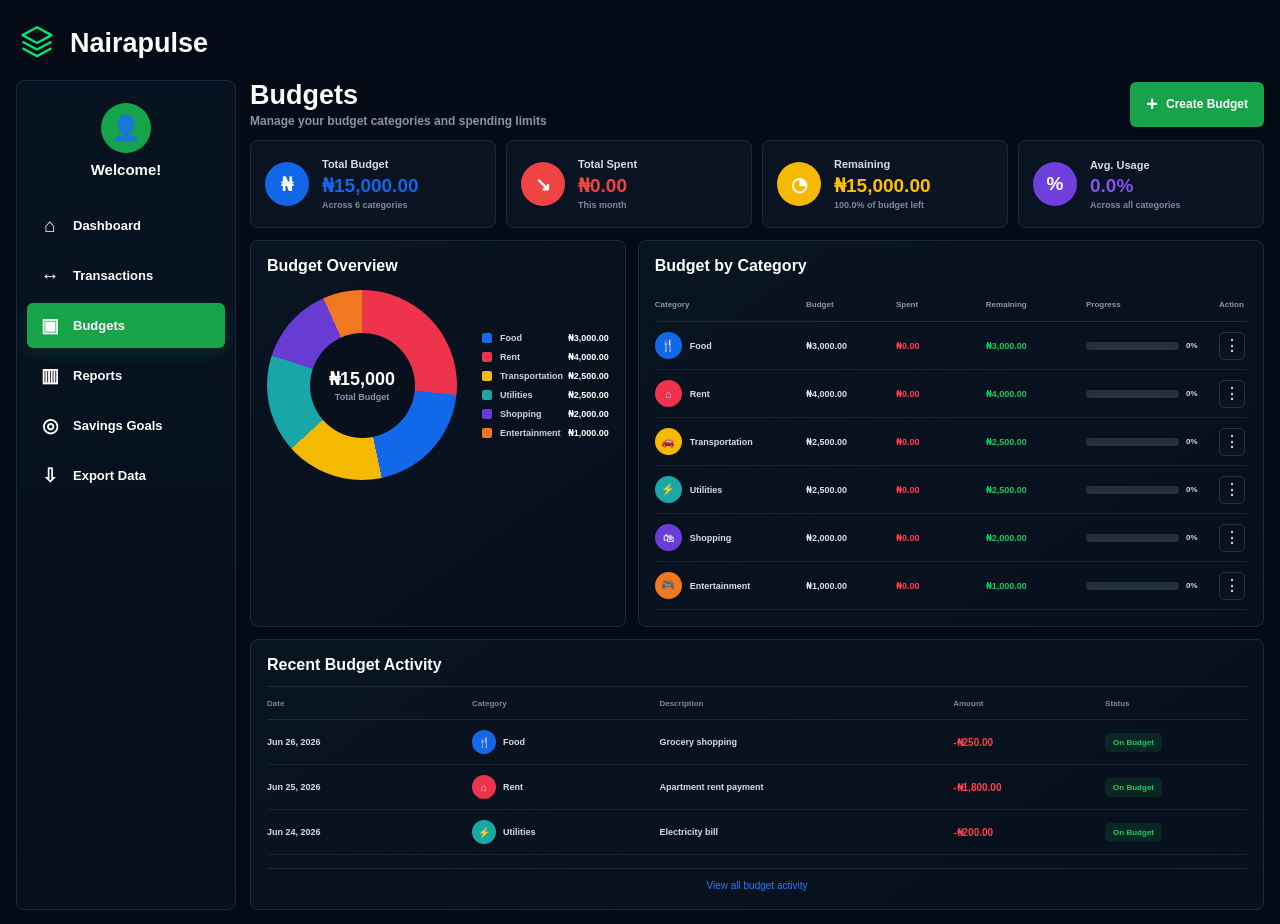
<file: budget.html>
<!DOCTYPE html>
<html lang="en">

<head>
    <meta charset="UTF-8">
    <meta name="viewport" content="width=device-width, initial-scale=1.0">
    <title>Nairapulse - Budgets</title>
    <link rel="stylesheet" href="budget.css">
</head>

<body>
    <!-- ==============================
         PAGE
    =============================== -->
    <div class="app">
        <!-- ==============================
             BRAND
        =============================== -->
        <header class="brand">
            <svg class="logo" viewBox="0 0 64 64" xmlns="http://www.w3.org/2000/svg">
                <path d="M10 20L32 8L54 20L32 32L10 20Z" stroke="#00e676" stroke-width="3.5" fill="none"
                    stroke-linejoin="round" />
                <path d="M10 30L32 42L54 30" stroke="#00e676" stroke-width="3.5" fill="none" stroke-linejoin="round" />
                <path d="M10 40L32 52L54 40" stroke="#00e676" stroke-width="3.5" fill="none" stroke-linejoin="round" />
            </svg>

            <h1>Nairapulse</h1>

        </header>

        <!-- ==============================
             LAYOUT
        =============================== -->

        <div class="layout">

            <!-- ==============================
                 SIDEBAR
            =============================== -->

            <aside class="sidebar">
                <div class="welcome">
                    <div class="user-icon">
                        👤
                    </div>
                    <h3>Welcome!</h3>
                </div>
                <nav class="navigation">
                    <a href="dashboard.html" class="nav-item">
                        <span class="nav-icon">⌂</span>
                        <span>Dashboard</span>
                    </a>

                    <a href="transaction.html" class="nav-item">
                        <span class="nav-icon">↔</span>
                        <span>Transactions</span>
                    </a>

                    <a href="budget.html" class="nav-item active">
                        <span class="nav-icon">▣</span>
                        <span>Budgets</span>
                    </a>

                    <a href="reports.html" class="nav-item">
                        <span class="nav-icon">▥</span>
                        <span>Reports</span>
                    </a>

                    <a href="savings.html" class="nav-item">
                        <span class="nav-icon">◎</span>
                        <span>Savings Goals</span>
                    </a>

                    <a href="export.html" class="nav-item">
                        <span class="nav-icon">⇩</span>
                        <span>Export Data</span>
                    </a>
                </nav>
            </aside>

            <!-- ==============================
                 MAIN CONTENT
            =============================== -->

            <main class="content">

                <!-- PAGE TITLE -->

                <div class="page-header">
                    <div>
                        <h2>Budgets</h2>
                        <p>
                            Manage your budget categories and spending limits
                        </p>
                    </div>

                    <button class="create-btn" id="openBudgetModal">
                        <span>+</span>
                        Create Budget
                    </button>
                </div>

                <!-- ==============================
                     SUMMARY CARDS
                =============================== -->

                <section class="summary-grid">
                    <div class="summary-card">
                        <div class="summary-icon blue">
                            ₦
                        </div>
                        <div>
                            <p>Total Budget</p>
                            <h3 class="blue-text" data-budget="total">
                                ₦15,000.00
                            </h3>
                            <small>
                                Across 6 categories
                            </small>
                        </div>
                    </div>

                    <div class="summary-card">
                        <div class="summary-icon red">
                            ↘
                        </div>

                        <div>
                            <p>Total Spent</p>
                            <h3 class="red-text" data-budget="spent">
                                ₦4,850.00
                            </h3>

                            <small>
                                This month
                            </small>
                        </div>
                    </div>

                    <div class="summary-card">
                        <div class="summary-icon yellow">
                            ◔
                        </div>

                        <div>
                            <p>Remaining</p>
                            <h3 class="yellow-text" data-budget="remaining">
                                ₦10,150.00
                            </h3>

                            <small>
                                67.7% of budget left
                            </small>
                        </div>
                    </div>

                    <div class="summary-card">
                        <div class="summary-icon purple">
                            %
                        </div>

                        <div>
                            <p>Avg. Usage</p>
                            <h3 class="purple-text" data-budget="usage">
                                32.3%
                            </h3>

                            <small>
                                Across all categories
                            </small>
                        </div>
                    </div>
                </section>

                <!-- ==============================
                     OVERVIEW + CATEGORY
                =============================== -->

                <section class="middle-grid">

                    <!-- ==============================
                         BUDGET OVERVIEW
                    =============================== -->

                    <div class="panel overview-panel">
                        <h3>Budget Overview</h3>

                        <div class="overview-content">

                            <!-- DONUT -->

                            <div class="donut-wrapper">
                                <div class="donut">
                                    <div class="donut-center">
                                        <strong>
                                            ₦15,000
                                        </strong>

                                        <span>
                                            Total Budget
                                        </span>
                                    </div>
                                </div>
                            </div>

                            <!-- LEGEND -->

                            <div class="legend">
                                <div class="legend-item">
                                    <span class="dot rent"></span>
                                    <span>Rent</span>
                                    <strong>
                                        ₦4,000
                                    </strong>
                                </div>

                                <div class="legend-item">
                                    <span class="dot food"></span>
                                    <span>Food</span>
                                    <strong>
                                        ₦3,000
                                    </strong>
                                </div>

                                <div class="legend-item">
                                    <span class="dot transport"></span>
                                    <span>Transportation</span>
                                    <strong>
                                        ₦2,500
                                    </strong>
                                </div>

                                <div class="legend-item">
                                    <span class="dot utilities"></span>
                                    <span>Utilities</span>
                                    <strong>
                                        ₦2,500
                                    </strong>
                                </div>

                                <div class="legend-item">
                                    <span class="dot shopping"></span>
                                    <span>Shopping</span>
                                    <strong>
                                        ₦2,000
                                    </strong>
                                </div>

                                <div class="legend-item">
                                    <span class="dot entertainment"></span>
                                    <span>Entertainment</span>
                                    <strong>
                                        ₦1,000
                                    </strong>
                                </div>
                            </div>
                        </div>
                    </div>

                    <!-- ==============================
                         BUDGET BY CATEGORY
                    =============================== -->

                    <div class="panel category-panel">
                        <h3>Budget by Category</h3>

                        <div class="budget-table">

                            <div class="table-head">
                                <span>Category</span>
                                <span>Budget</span>
                                <span>Spent</span>
                                <span>Remaining</span>
                                <span>Progress</span>
                                <span>Action</span>
                            </div>

                            <!-- RENT -->

                            <div class="budget-row" data-budget="4000" data-spent="1800">
                                <div class="category-name">
                                    <span class="category-icon rent">
                                        ⌂
                                    </span>
                                    Rent
                                </div>
                                <span>
                                    ₦4,000.00
                                </span>
                                <span class="spent">
                                    ₦1,800.00
                                </span>
                                <span class="remaining">
                                    ₦2,200.00
                                </span>
                                <div class="progress-area">
                                    <div class="progress">
                                        <div class="progress-bar rent-bar" style="width:45%"></div>
                                    </div>
                                    <span>45%</span>
                                </div>
                                <button class="more-btn">
                                    ⋮
                                </button>
                            </div>

                            <!-- FOOD -->

                            <div class="budget-row" data-budget="3000" data-spent="1250">
                                <div class="category-name">
                                    <span class="category-icon food">
                                        🍴
                                    </span>
                                    Food
                                </div>
                                <span>
                                    ₦3,000.00
                                </span>
                                <span class="spent">
                                    ₦1,250.00
                                </span>
                                <span class="remaining">
                                    ₦1,750.00
                                </span>
                                <div class="progress-area">
                                    <div class="progress">
                                        <div class="progress-bar food-bar" style="width:41.7%"></div>
                                    </div>
                                    <span>41%</span>
                                </div>
                                <button class="more-btn">
                                    ⋮
                                </button>
                            </div>

                            <!-- TRANSPORT -->

                            <div class="budget-row" data-budget="2500" data-spent="850">
                                <div class="category-name">
                                    <span class="category-icon transport">
                                        🚗
                                    </span>
                                    Transportation
                                </div>
                                <span>
                                    ₦2,500.00
                                </span>
                                <span class="spent">
                                    ₦850.00
                                </span>
                                <span class="remaining">
                                    ₦1,650.00
                                </span>
                                <div class="progress-area">
                                    <div class="progress">
                                        <div class="progress-bar transport-bar" style="width:34%"></div>
                                    </div>
                                    <span>34%</span>
                                </div>
                                <button class="more-btn">
                                    ⋮
                                </button>
                            </div>

                            <!-- UTILITIES -->

                            <div class="budget-row" data-budget="2500" data-spent="450">
                                <div class="category-name">
                                    <span class="category-icon utilities">
                                        ⚡
                                    </span>
                                    Utilities
                                </div>
                                <span>
                                    ₦2,500.00
                                </span>
                                <span class="spent">
                                    ₦450.00
                                </span>
                                <span class="remaining">
                                    ₦2,050.00
                                </span>
                                <div class="progress-area">
                                    <div class="progress">
                                        <div class="progress-bar utilities-bar" style="width:18%"></div>
                                    </div>
                                    <span>18%</span>
                                </div>
                                <button class="more-btn">
                                    ⋮
                                </button>
                            </div>

                            <!-- SHOPPING -->

                            <div class="budget-row" data-budget="2000" data-spent="300">
                                <div class="category-name">
                                    <span class="category-icon shopping">
                                        🛍
                                    </span>
                                    Shopping
                                </div>
                                <span>
                                    ₦2,000.00
                                </span>
                                <span class="spent">
                                    ₦300.00
                                </span>
                                <span class="remaining">
                                    ₦1,700.00
                                </span>
                                <div class="progress-area">
                                    <div class="progress">
                                        <div class="progress-bar shopping-bar" style="width:15%"></div>
                                    </div>
                                    <span>15%</span>
                                </div>
                                <button class="more-btn">
                                    ⋮
                                </button>
                            </div>

                            <!-- ENTERTAINMENT -->

                            <div class="budget-row" data-budget="1000" data-spent="200">
                                <div class="category-name">
                                    <span class="category-icon entertainment">
                                        🎮
                                    </span>
                                    Entertainment
                                </div>
                                <span>
                                    ₦1,000.00
                                </span>
                                <span class="spent">
                                    ₦200.00
                                </span>
                                <span class="remaining">
                                    ₦800.00
                                </span>
                                <div class="progress-area">
                                    <div class="progress">
                                        <div class="progress-bar entertainment-bar" style="width:20%"></div>
                                    </div>
                                    <span>20%</span>
                                </div>
                                <button class="more-btn">
                                    ⋮
                                </button>
                            </div>
                        </div>
                    </div>
                </section>

                <!-- ==============================
                     RECENT ACTIVITY
                =============================== -->

                <section class="panel activity-panel">
                    <div class="activity-header">
                        <div>
                            <h3>
                                Recent Budget Activity
                            </h3>
                        </div>
                    </div>
                    <div class="activity-table">
                        <div class="activity-head">
                            <span>Date</span>
                            <span>Category</span>
                            <span>Description</span>
                            <span>Amount</span>
                            <span>Status</span>
                        </div>

                        <div class="activity-row">
                            <span>
                                Jun 26, 2026
                            </span>
                            <span class="activity-category">
                                <span class="small-icon food">
                                    🍴
                                </span>
                                Food
                            </span>
                            <span>
                                Grocery shopping
                            </span>
                            <strong class="expense">
                                -₦250.00
                            </strong>
                            <span class="on-budget">
                                On Budget
                            </span>
                        </div>

                        <div class="activity-row">
                            <span>
                                Jun 25, 2026
                            </span>
                            <span class="activity-category">
                                <span class="small-icon rent">
                                    ⌂
                                </span>
                                Rent
                            </span>
                            <span>
                                Apartment rent payment
                            </span>
                            <strong class="expense">
                                -₦1,800.00
                            </strong>
                            <span class="on-budget">
                                On Budget
                            </span>
                        </div>

                        <div class="activity-row">
                            <span>
                                Jun 24, 2026
                            </span>
                            <span class="activity-category">
                                <span class="small-icon utilities">
                                    ⚡
                                </span>
                                Utilities
                            </span>
                            <span>
                                Electricity bill
                            </span>
                            <strong class="expense">
                                -₦200.00
                            </strong>
                            <span class="on-budget">
                                On Budget
                            </span>
                        </div>
                    </div>
                    <button class="view-all" id="viewActivity">
                        View all budget activity
                    </button>
                </section>
            </main>
        </div>
    </div>

    <!-- ==============================
         CREATE BUDGET MODAL
    =============================== -->

    <div class="modal-overlay" id="budgetModal">
        <div class="modal">
            <div class="modal-header">
                <div>
                    <h2>
                        Create Budget
                    </h2>
                    <p>
                        Set a spending limit for a category
                    </p>
                </div>

                <button class="close-modal" id="closeBudgetModal">
                    ×
                </button>
            </div>

            <form id="budgetForm">
                <div class="form-group">
    <label for="budgetCategory">
        Category
    </label>

    <input
        type="text"
        id="budgetCategory"
        placeholder="e.g. School Fees, Church, Business"
        required
    >
</div>

                <div class="form-group">
                    <label>
                        Budget Amount
                    </label>
                    <input type="number" id="budgetAmount" placeholder="e.g. 3000" min="1" required>
                </div>

                <div class="form-group">
                    <label>
                        Budget Period
                    </label>
                    <select id="budgetPeriod">
                        <option value="monthly">
                            Monthly
                        </option>
                        <option value="weekly">
                            Weekly
                        </option>
                        <option value="yearly">
                            Yearly
                        </option>
                    </select>
                </div>

                <button type="submit" class="save-budget">
                    Create Budget
                </button>
            </form>
        </div>
    </div>
    
    <script src="app.js"></script>
    <script src="budget.js"></script>
</body>

</html>
</file>
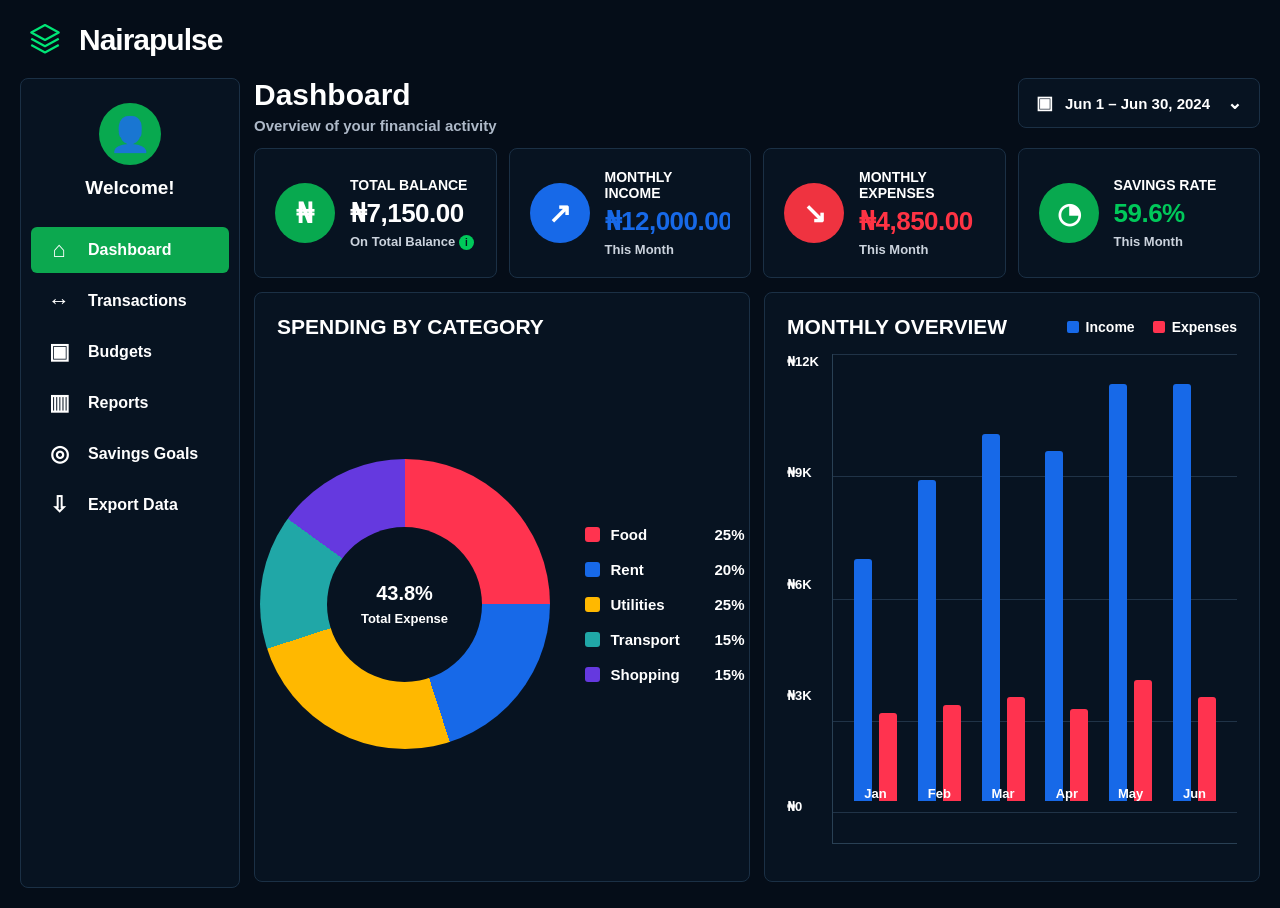
<file: dashboard.html>
<!DOCTYPE html>
<html lang="en">

<head>
    <meta charset="UTF-8">
    <meta name="viewport" content="width=device-width, initial-scale=1.0">
    <title>NairaPulse - Dashboard</title>
    <link rel="stylesheet" href="dashboard.css">
</head>

<body>
    <div class="dashboard">

        <!-- ================= HEADER ================= -->
        <header class="brand">
            <svg class="logo" viewBox="0 0 64 64" xmlns="http://www.w3.org/2000/svg">
                <path d="M10 20L32 8L54 20L32 32L10 20Z" stroke="#00e676" stroke-width="3.5" fill="none"
                    stroke-linejoin="round" />
                <path d="M10 30L32 42L54 30" stroke="#00e676" stroke-width="3.5" fill="none" stroke-linejoin="round" />
                <path d="M10 40L32 52L54 40" stroke="#00e676" stroke-width="3.5" fill="none" stroke-linejoin="round" />
            </svg>

            <h1>Nairapulse</h1>
        </header>

        <!-- ================= MAIN LAYOUT ================= -->

        <div class="main-layout">

            <!-- ================= SIDEBAR ================= -->

            <aside class="sidebar">
                <div class="welcome">
                    <div class="user-icon">
                        <span>👤</span>
                    </div>
                    <h3>Welcome!</h3>
                </div>

                <nav class="menu">
                    <a href="dashboard.html" class="menu-item active">
                        <span class="menu-icon">⌂</span>
                        <span>Dashboard</span>
                    </a>

                    <a href="transaction.html" class="menu-item">
                        <span class="menu-icon">↔</span>
                        <span>Transactions</span>
                    </a>

                    <a href="budget.html" class="menu-item">
                        <span class="menu-icon">▣</span>
                        <span>Budgets</span>
                    </a>

                    <a href="reports.html" class="menu-item">
                        <span class="menu-icon">▥</span>
                        <span>Reports</span>
                    </a>

                    <a href="savings.html" class="menu-item">
                        <span class="menu-icon">◎</span>
                        <span>Savings Goals</span>
                    </a>

                    <a href="export.html" class="menu-item">
                        <span class="menu-icon">⇩</span>
                        <span>Export Data</span>
                    </a>
                </nav>
            </aside>

            <!-- ================= CONTENT ================= -->

            <main class="content">

                <!-- ================= PAGE HEADER ================= -->

                <div class="page-header">
                    <div>
                        <h2>Dashboard</h2>
                        <p>
                            Overview of your financial activity
                        </p>
                    </div>

                    <button class="date-button">
                        <span class="calendar-icon">▣</span>
                        <span>Jun 1 – Jun 30, 2024</span>
                        <span class="arrow">⌄</span>
                    </button>
                </div>

                <!-- ================= SUMMARY CARDS ================= -->

                <section class="cards">

                    <!-- TOTAL BALANCE -->

                    <div class="card">
                        <div class="card-icon green">
                            ₦
                        </div>

                        <div class="card-content">

                            <div class="card-title">
                                TOTAL BALANCE
                            </div>
                            <div class="card-value white" data-value="balance">
                                ₦11,500.00
                            </div>

                            <div class="card-subtitle">
                                On Total Balance
                                <span class="info">i</span>
                            </div>
                        </div>
                    </div>

                    <!-- MONTHLY INCOME -->

                    <div class="card">
                        <div class="card-icon blue">
                            ↗
                        </div>

                        <div class="card-content">
                            <div class="card-title">
                                MONTHLY INCOME
                            </div>
                            <div class="card-value blue" data-value="income">
                                ₦12,000.00
                            </div>

                            <div class="card-subtitle">
                                This Month
                            </div>
                        </div>
                    </div>

                    <!-- MONTHLY EXPENSES -->

                    <div class="card">
                        <div class="card-icon red">
                            ↘
                        </div>

                        <div class="card-content">
                            <div class="card-title">
                                MONTHLY EXPENSES
                            </div>
                            <div class="card-value red"  data-value="expenses">
                                ₦850.00
                            </div>
                            <div class="card-subtitle">
                                This Month
                            </div>
                        </div>
                    </div>

                    <!-- SAVINGS RATE -->

                    <div class="card">
                        <div class="card-icon green">
                            ◔
                        </div>
                        <div class="card-content">
                            <div class="card-title">
                                SAVINGS RATE
                            </div>
                            <div class="card-value green" data-value="savingsRate">
                                92.9%
                            </div>
                            <div class="card-subtitle">
                                This Month
                            </div>
                        </div>
                    </div>
                </section>

                <!-- ================= CHART SECTION ================= -->

                <section class="chart-layout">

                    <!-- ================= PIE CHART ================= -->

                    <div class="chart-card">
                        <h2>
                            SPENDING BY CATEGORY
                        </h2>

                        <div class="pie-section">
                            <div class="donut-container">
                                <div class="donut-chart">
                                    <div class="donut-center">
                                        <strong>
                                            ₦850.00
                                        </strong>

                                        <span>
                                            Total Expense
                                        </span>
                                    </div>
                                </div>
                            </div>

                            <!-- PIE LEGEND -->

                            <div class="legend">
                                <div class="legend-item">
                                    <span class="legend-color food"></span>
                                    <span class="legend-name">
                                        Food
                                    </span>
                                    <span class="legend-percent">
                                        25%
                                    </span>
                                </div>

                                <div class="legend-item">
                                    <span class="legend-color rent"></span>
                                    <span class="legend-name">
                                        Rent
                                    </span>

                                    <span class="legend-percent">
                                        20%
                                    </span>
                                </div>

                                <div class="legend-item">
                                    <span class="legend-color utilities"></span>
                                    <span class="legend-name">
                                        Utilities
                                    </span>

                                    <span class="legend-percent">
                                        25%
                                    </span>
                                </div>

                                <div class="legend-item">
                                    <span class="legend-color transportation"></span>
                                    <span class="legend-name">
                                        Transport
                                    </span>
                                    <span class="legend-percent">
                                        15%
                                    </span>
                                </div>

                                <div class="legend-item">
                                    <span class="legend-color shopping"></span>
                                    <span class="legend-name">
                                        Shopping
                                    </span>
                                    <span class="legend-percent">
                                        15%
                                    </span>
                                </div>
                            </div>
                        </div>
                    </div>

                    <!-- ================= BAR CHART ================= -->

                    <div class="chart-card">
                        <div class="chart-header">
                            <h2>
                                MONTHLY OVERVIEW
                            </h2>

                            <div class="chart-legend">
                                <span>
                                    <i class="income-dot"></i>
                                    Income
                                </span>

                                <span>
                                    <i class="expense-dot"></i>
                                    Expenses
                                </span>
                            </div>
                        </div>

                        <div class="bar-chart">

                            <!-- Y AXIS -->

                            <div class="y-axis">
                                <span>₦12K</span>
                                <span>₦9K</span>
                                <span>₦6K</span>
                                <span>₦3K</span>
                                <span>₦0</span>
                            </div>

                            <!-- CHART AREA -->

                            <div class="chart-area">
                                <div class="grid-line line-1"></div>
                                <div class="grid-line line-2"></div>
                                <div class="grid-line line-3"></div>
                                <div class="grid-line line-4"></div>
                                <div class="grid-line line-5"></div>

                                <!-- JAN -->

                                <div class="month">
                                    <div class="bars">
                                        <div class="bar income" style="height: 58%;"></div>
                                        <div class="bar expense" style="height: 21%;"></div>
                                    </div>

                                    <span>Jan</span>
                                </div>

                                <!-- FEB -->
                                <div class="month">
                                    <div class="bars">
                                        <div class="bar income" style="height: 77%;"></div>
                                        <div class="bar expense" style="height: 23%;"></div>
                                    </div>
                                    <span>Feb</span>
                                </div>

                                <!-- MAR -->

                                <div class="month">
                                    <div class="bars">
                                        <div class="bar income" style="height: 88%;"></div>
                                        <div class="bar expense" style="height: 25%;"></div>
                                    </div>
                                    <span>Mar</span>
                                </div>

                                <!-- APR -->

                                <div class="month">
                                    <div class="bars">
                                        <div class="bar income" style="height: 84%;"></div>
                                        <div class="bar expense" style="height: 22%;"></div>
                                    </div>
                                    <span>Apr</span>
                                </div>

                                <!-- MAY -->
                                <div class="month">
                                    <div class="bars">
                                        <div class="bar income" style="height: 100%;"></div>
                                        <div class="bar expense" style="height: 29%;"></div>
                                    </div>
                                    <span>May</span>
                                </div>

                                <!-- JUN -->

                                <div class="month">
                                    <div class="bars">
                                        <div class="bar income" style="height: 100%;"></div>
                                        <div class="bar expense" style="height: 25%;"></div>
                                    </div>
                                    <span>Jun</span>
                                </div>
                            </div>
                        </div>
                    </div>
                </section>
            </main>
        </div>
    </div>

    <script src="app.js"></script>
    <script src="dashboard.js"></script>
</body>

</html>
</file>
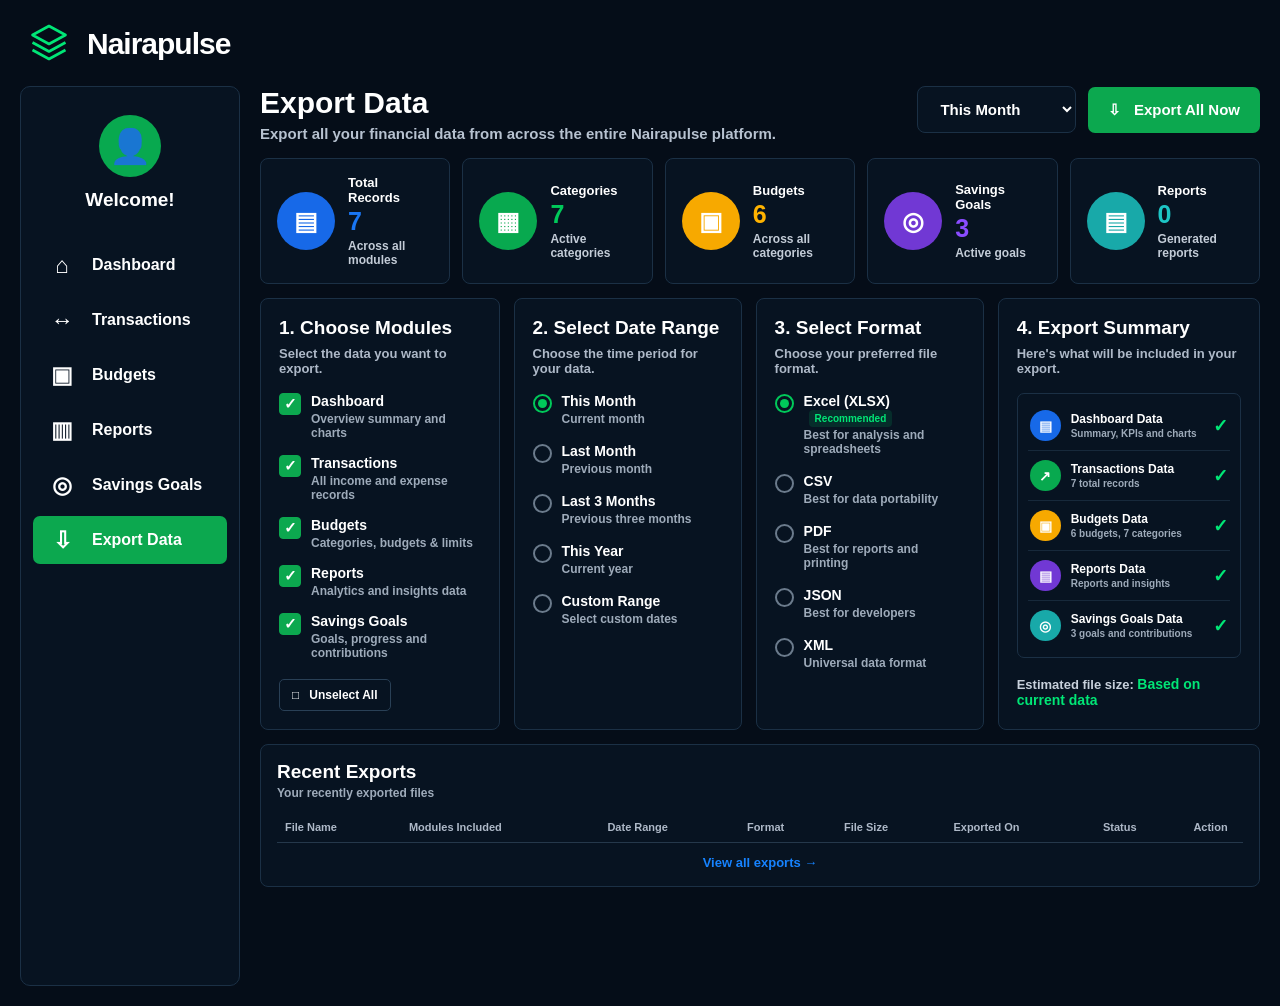
<file: export.html>
<!DOCTYPE html>
<html lang="en">

<head>
    <meta charset="UTF-8">
    <meta name="viewport" content="width=device-width, initial-scale=1.0">

    <title>Nairapulse - Export Data</title>

    <link rel="stylesheet" href="export.css">
</head>

<body>

<div class="dashboard">

    <!-- ================= HEADER ================= -->
    <header class="brand">

        <svg class="logo" viewBox="0 0 64 64" xmlns="http://www.w3.org/2000/svg">

            <path d="M10 20L32 8L54 20L32 32L10 20Z"
                stroke="#00e676"
                stroke-width="3.5"
                fill="none"
                stroke-linejoin="round"/>

            <path d="M10 30L32 42L54 30"
                stroke="#00e676"
                stroke-width="3.5"
                fill="none"
                stroke-linejoin="round"/>

            <path d="M10 40L32 52L54 40"
                stroke="#00e676"
                stroke-width="3.5"
                fill="none"
                stroke-linejoin="round"/>

        </svg>

        <h1>Nairapulse</h1>

    </header>


    <!-- ================= MAIN LAYOUT ================= -->

    <div class="main-layout">


        <!-- ================= SIDEBAR ================= -->

        <aside class="sidebar">

            <div class="welcome">

                <div class="user-icon">
                    👤
                </div>

                <h3>Welcome!</h3>

            </div>


            <nav class="menu">

                <a href="dashboard.html" class="menu-item">
                    <span class="menu-icon">⌂</span>
                    <span>Dashboard</span>
                </a>

                <a href="transaction.html" class="menu-item">
                    <span class="menu-icon">↔</span>
                    <span>Transactions</span>
                </a>

                <a href="budget.html" class="menu-item">
                    <span class="menu-icon">▣</span>
                    <span>Budgets</span>
                </a>

                <a href="reports.html" class="menu-item">
                    <span class="menu-icon">▥</span>
                    <span>Reports</span>
                </a>

                <a href="savings.html" class="menu-item">
                    <span class="menu-icon">◎</span>
                    <span>Savings Goals</span>
                </a>

                <a href="export.html" class="menu-item active">
                    <span class="menu-icon">⇩</span>
                    <span>Export Data</span>
                </a>

            </nav>

        </aside>


        <!-- ================= CONTENT ================= -->

        <main class="content">


            <!-- PAGE HEADER -->

            <div class="page-header">

                <div>

                    <h2>Export Data</h2>

                    <p>
                        Export all your financial data from across the entire Nairapulse platform.
                    </p>

                </div>


                <div class="header-actions">

                    <select id="monthSelect">

                        <option>This Month</option>
                        <option>Last Month</option>
                        <option>Last 3 Months</option>
                        <option>This Year</option>

                    </select>


                    <button class="export-all-btn" id="exportAllBtn">

                        ⇩ &nbsp; Export All Now

                    </button>

                </div>

            </div>


            <!-- ================= SUMMARY CARDS ================= -->

            <section class="summary-cards">


                <!-- TOTAL RECORDS -->

                <div class="summary-card">

                    <div class="summary-icon blue">
                        ▤
                    </div>

                    <div>

                        <h4>Total Records</h4>

                        <strong
                            class="blue-text"
                            id="exportTotalRecords">
                            0
                        </strong>

                        <p>Across all modules</p>

                    </div>

                </div>


                <!-- CATEGORIES -->

                <div class="summary-card">

                    <div class="summary-icon green">
                        ▦
                    </div>

                    <div>

                        <h4>Categories</h4>

                        <strong
                            class="green-text"
                            id="exportCategories">
                            0
                        </strong>

                        <p>Active categories</p>

                    </div>

                </div>


                <!-- BUDGETS -->

                <div class="summary-card">

                    <div class="summary-icon orange">
                        ▣
                    </div>

                    <div>

                        <h4>Budgets</h4>

                        <strong
                            class="orange-text"
                            id="exportBudgets">
                            0
                        </strong>

                        <p>Across all categories</p>

                    </div>

                </div>


                <!-- SAVINGS GOALS -->

                <div class="summary-card">

                    <div class="summary-icon purple">
                        ◎
                    </div>

                    <div>

                        <h4>Savings Goals</h4>

                        <strong
                            class="purple-text"
                            id="exportSavingsGoals">
                            0
                        </strong>

                        <p>Active goals</p>

                    </div>

                </div>


                <!-- REPORTS -->

                <div class="summary-card">

                    <div class="summary-icon teal">
                        ▤
                    </div>

                    <div>

                        <h4>Reports</h4>

                        <strong
                            class="teal-text"
                            id="exportReports">
                            0
                        </strong>

                        <p>Generated reports</p>

                    </div>

                </div>

            </section>


            <!-- ================= EXPORT OPTIONS ================= -->

            <section class="export-grid">


                <!-- MODULES -->

                <div class="export-card">

                    <h3>1. Choose Modules</h3>

                    <p class="card-description">
                        Select the data you want to export.
                    </p>


                    <label class="check-row">

                        <input
                            type="checkbox"
                            class="module-checkbox"
                            value="Dashboard"
                            checked>

                        <span class="check-box">✓</span>

                        <span>
                            <b>Dashboard</b>
                            <small>
                                Overview summary and charts
                            </small>
                        </span>

                    </label>


                    <label class="check-row">

                        <input
                            type="checkbox"
                            class="module-checkbox"
                            value="Transactions"
                            checked>

                        <span class="check-box">✓</span>

                        <span>
                            <b>Transactions</b>
                            <small>
                                All income and expense records
                            </small>
                        </span>

                    </label>


                    <label class="check-row">

                        <input
                            type="checkbox"
                            class="module-checkbox"
                            value="Budgets"
                            checked>

                        <span class="check-box">✓</span>

                        <span>
                            <b>Budgets</b>
                            <small>
                                Categories, budgets & limits
                            </small>
                        </span>

                    </label>


                    <label class="check-row">

                        <input
                            type="checkbox"
                            class="module-checkbox"
                            value="Reports"
                            checked>

                        <span class="check-box">✓</span>

                        <span>
                            <b>Reports</b>
                            <small>
                                Analytics and insights data
                            </small>
                        </span>

                    </label>


                    <label class="check-row">

                        <input
                            type="checkbox"
                            class="module-checkbox"
                            value="Savings Goals"
                            checked>

                        <span class="check-box">✓</span>

                        <span>
                            <b>Savings Goals</b>
                            <small>
                                Goals, progress and contributions
                            </small>
                        </span>

                    </label>


                    <button
                        class="select-all"
                        id="selectAllBtn">

                        □ &nbsp; Unselect All

                    </button>

                </div>


                <!-- DATE RANGE -->

                <div class="export-card">

                    <h3>2. Select Date Range</h3>

                    <p class="card-description">
                        Choose the time period for your data.
                    </p>


                    <label class="radio-row">

                        <input
                            type="radio"
                            name="dateRange"
                            value="This Month"
                            checked>

                        <span class="radio-circle"></span>

                        <span>

                            <b>This Month</b>

                            <small>
                                Current month
                            </small>

                        </span>

                    </label>


                    <label class="radio-row">

                        <input
                            type="radio"
                            name="dateRange"
                            value="Last Month">

                        <span class="radio-circle"></span>

                        <span>

                            <b>Last Month</b>

                            <small>
                                Previous month
                            </small>

                        </span>

                    </label>


                    <label class="radio-row">

                        <input
                            type="radio"
                            name="dateRange"
                            value="Last 3 Months">

                        <span class="radio-circle"></span>

                        <span>

                            <b>Last 3 Months</b>

                            <small>
                                Previous three months
                            </small>

                        </span>

                    </label>


                    <label class="radio-row">

                        <input
                            type="radio"
                            name="dateRange"
                            value="This Year">

                        <span class="radio-circle"></span>

                        <span>

                            <b>This Year</b>

                            <small>
                                Current year
                            </small>

                        </span>

                    </label>


                    <label class="radio-row">

                        <input
                            type="radio"
                            name="dateRange"
                            value="Custom Range">

                        <span class="radio-circle"></span>

                        <span>

                            <b>Custom Range</b>

                            <small>
                                Select custom dates
                            </small>

                        </span>

                    </label>

                </div>


                <!-- FORMAT -->

                <div class="export-card">

                    <h3>3. Select Format</h3>

                    <p class="card-description">
                        Choose your preferred file format.
                    </p>


                    <label class="radio-row">

                        <input
                            type="radio"
                            name="format"
                            value="XLSX"
                            checked>

                        <span class="radio-circle"></span>

                        <span>

                            <b>
                                Excel (XLSX)
                                <em>Recommended</em>
                            </b>

                            <small>
                                Best for analysis and spreadsheets
                            </small>

                        </span>

                    </label>


                    <label class="radio-row">

                        <input
                            type="radio"
                            name="format"
                            value="CSV">

                        <span class="radio-circle"></span>

                        <span>

                            <b>CSV</b>

                            <small>
                                Best for data portability
                            </small>

                        </span>

                    </label>


                    <label class="radio-row">

                        <input
                            type="radio"
                            name="format"
                            value="PDF">

                        <span class="radio-circle"></span>

                        <span>

                            <b>PDF</b>

                            <small>
                                Best for reports and printing
                            </small>

                        </span>

                    </label>


                    <label class="radio-row">

                        <input
                            type="radio"
                            name="format"
                            value="JSON">

                        <span class="radio-circle"></span>

                        <span>

                            <b>JSON</b>

                            <small>
                                Best for developers
                            </small>

                        </span>

                    </label>


                    <label class="radio-row">

                        <input
                            type="radio"
                            name="format"
                            value="XML">

                        <span class="radio-circle"></span>

                        <span>

                            <b>XML</b>

                            <small>
                                Universal data format
                            </small>

                        </span>

                    </label>

                </div>


                <!-- EXPORT SUMMARY -->

                <div class="export-card summary-box">

                    <h3>4. Export Summary</h3>

                    <p class="card-description">
                        Here's what will be included in your export.
                    </p>


                    <div class="included-list">


                        <div class="included-item">

                            <span class="included-icon blue">
                                ▤
                            </span>

                            <span>

                                <b>Dashboard Data</b>

                                <small>
                                    Summary, KPIs and charts
                                </small>

                            </span>

                            <strong>✓</strong>

                        </div>


                        <div class="included-item">

                            <span class="included-icon green">
                                ↗
                            </span>

                            <span>

                                <b>Transactions Data</b>

                                <small id="exportTransactionSummary">
                                    0 total records
                                </small>

                            </span>

                            <strong>✓</strong>

                        </div>


                        <div class="included-item">

                            <span class="included-icon orange">
                                ▣
                            </span>

                            <span>

                                <b>Budgets Data</b>

                                <small id="exportBudgetSummary">
                                    0 budgets
                                </small>

                            </span>

                            <strong>✓</strong>

                        </div>


                        <div class="included-item">

                            <span class="included-icon purple">
                                ▤
                            </span>

                            <span>

                                <b>Reports Data</b>

                                <small>
                                    Reports and insights
                                </small>

                            </span>

                            <strong>✓</strong>

                        </div>


                        <div class="included-item">

                            <span class="included-icon teal">
                                ◎
                            </span>

                            <span>

                                <b>Savings Goals Data</b>

                                <small id="exportSavingsSummary">
                                    0 goals and contributions
                                </small>

                            </span>

                            <strong>✓</strong>

                        </div>

                    </div>


                    <div class="file-size">

                        Estimated file size:

                        <strong>
                            Based on current data
                        </strong>

                    </div>

                </div>

            </section>


            <!-- ================= RECENT EXPORTS ================= -->

            <section class="recent-exports">

                <div class="section-heading">

                    <div>

                        <h3>Recent Exports</h3>

                        <p>
                            Your recently exported files
                        </p>

                    </div>

                </div>


                <div class="table-container">

                    <table>

                        <thead>

                            <tr>

                                <th>File Name</th>
                                <th>Modules Included</th>
                                <th>Date Range</th>
                                <th>Format</th>
                                <th>File Size</th>
                                <th>Exported On</th>
                                <th>Status</th>
                                <th>Action</th>

                            </tr>

                        </thead>


                        <tbody id="exportTable">

                            <!-- Existing exports can remain here -->

                        </tbody>

                    </table>

                </div>


                <button
                    class="view-all"
                    id="viewAllBtn">

                    View all exports →

                </button>

            </section>

        </main>

    </div>

</div>


<!-- IMPORTANT:
     app.js MUST load BEFORE export.js
-->

<script src="app.js"></script>
<script src="export.js"></script>

</body>
</html>
</file>
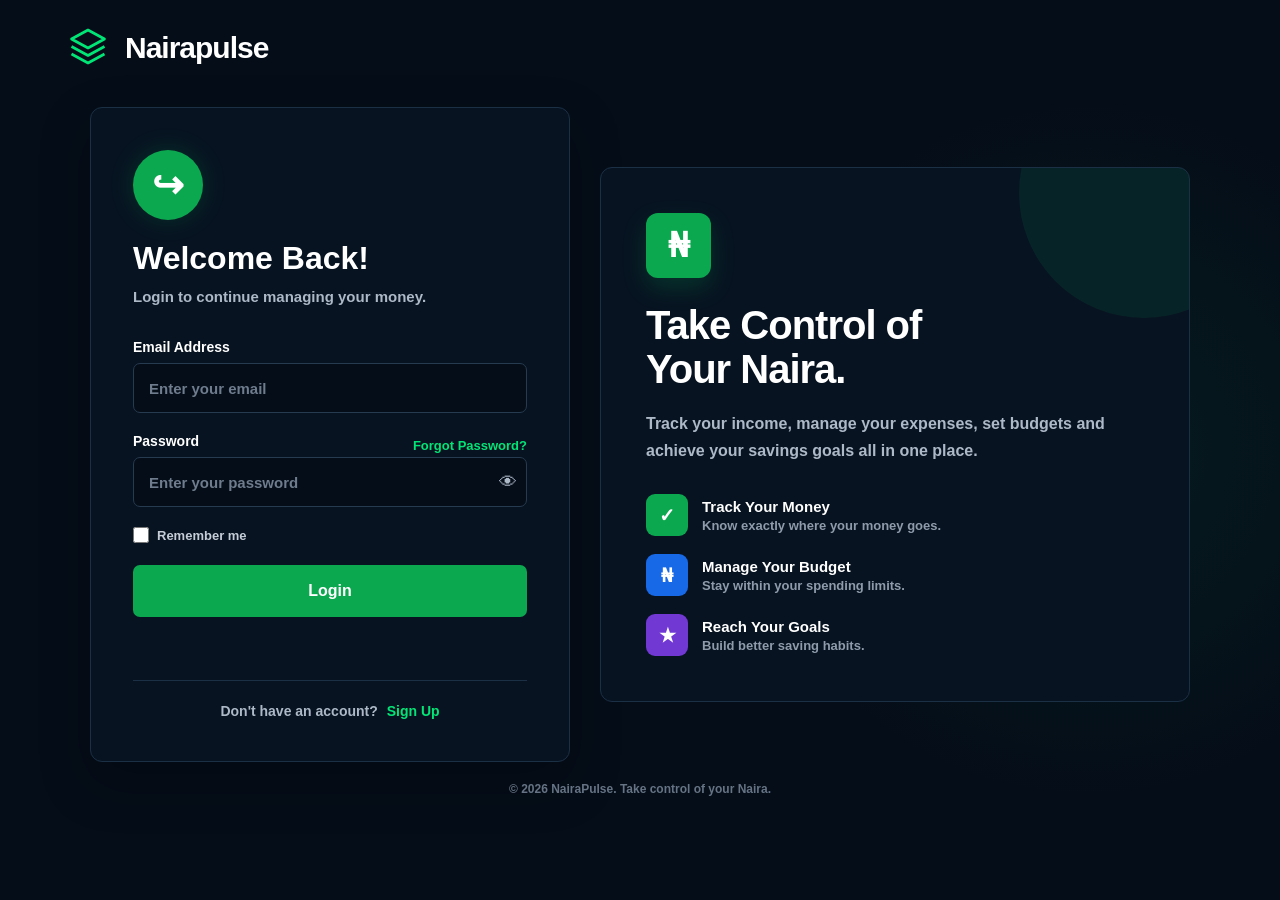
<file: login.html>
<!DOCTYPE html>
<html lang="en">

<head>
    <meta charset="UTF-8">
    <meta name="viewport" content="width=device-width, initial-scale=1.0">
    <title>NairaPulse - Login</title>
    <link rel="stylesheet" href="login.css">
</head>

<body>

    <!-- ================= PAGE ================= -->

    <div class="login-page">

        <!-- ================= LOGO ================= -->

        <header class="brand">
            <svg class="logo" viewBox="0 0 64 64" xmlns="http://www.w3.org/2000/svg">
                <path d="M10 20L32 8L54 20L32 32L10 20Z" stroke="#00e676" stroke-width="3.5" fill="none"
                    stroke-linejoin="round" />
                <path d="M10 30L32 42L54 30" stroke="#00e676" stroke-width="3.5" fill="none" stroke-linejoin="round" />
                <path d="M10 40L32 52L54 40" stroke="#00e676" stroke-width="3.5" fill="none" stroke-linejoin="round" />
            </svg>

            <h1>Nairapulse</h1>
        </header>

        <!-- ================= LOGIN AREA ================= -->

        <main class="login-container">
            <section class="login-card">

                <!-- Icon -->

                <div class="login-icon">
                    <span>↪</span>
                </div>
                <h2>Welcome Back!</h2>
                <p class="login-subtitle">
                    Login to continue managing your money.
                </p>

                <!-- ================= FORM ================= -->

                <form id="loginForm">

                    <div class="form-group">
                        <label for="email">
                            Email Address
                        </label>
                        <input type="email" id="email" placeholder="Enter your email" required>
                    </div>

                    <div class="form-group">
                        <div class="password-label">
                            <label for="password">
                                Password
                            </label>

                            <a href="#" id="forgotPassword">
                                Forgot Password?
                            </a>
                        </div>
                        <div class="password-box">
                            <input type="password" id="password" placeholder="Enter your password" required>
                            <button type="button" id="togglePassword" class="toggle-password">
                                👁
                            </button>
                        </div>
                    </div>

                    <div class="remember-row">
                        <label class="remember">
                            <input type="checkbox" id="remember">
                            <span>Remember me</span>
                        </label>
                    </div>

                    <button type="submit" class="login-button">
                        Login
                    </button>
                    <p id="loginMessage" class="login-message"></p>
                </form>

                <div class="signup-section">
                    <span>
                        Don't have an account?
                    </span>

                    <a href="signup.html">
                        Sign Up
                    </a>
                </div>
            </section>

            <!-- ================= RIGHT SIDE ================= -->

            <section class="login-info">
                <div class="info-content">
                    <div class="info-icon">
                        ₦
                    </div>
                    <h2>
                        Take Control of<br>
                        Your Naira.
                    </h2>
                    <p>
                        Track your income, manage your expenses,
                        set budgets and achieve your savings goals
                        all in one place.
                    </p>

                    <div class="features">
                        <div class="feature">
                            <div class="feature-icon green">
                                ✓
                            </div>

                            <div>
                                <h3>
                                    Track Your Money
                                </h3>
                                <p>
                                    Know exactly where your money goes.
                                </p>
                            </div>
                        </div>

                        <div class="feature">
                            <div class="feature-icon blue">
                                ₦
                            </div>

                            <div>
                                <h3>
                                    Manage Your Budget
                                </h3>

                                <p>
                                    Stay within your spending limits.
                                </p>
                            </div>
                        </div>

                        <div class="feature">
                            <div class="feature-icon purple">
                                ★
                            </div>
                            <div>
                                <h3>
                                    Reach Your Goals
                                </h3>
                                <p>
                                    Build better saving habits.
                                </p>
                            </div>
                        </div>
                    </div>
                </div>
            </section>
        </main>

        <!-- ================= FOOTER ================= -->

        <footer>
            <p>
                © 2026 NairaPulse. Take control of your Naira.
            </p>
        </footer>
    </div>

    <script src="app.js"></script>
    <script src="login.js"></script>
</body>

</html>
</file>
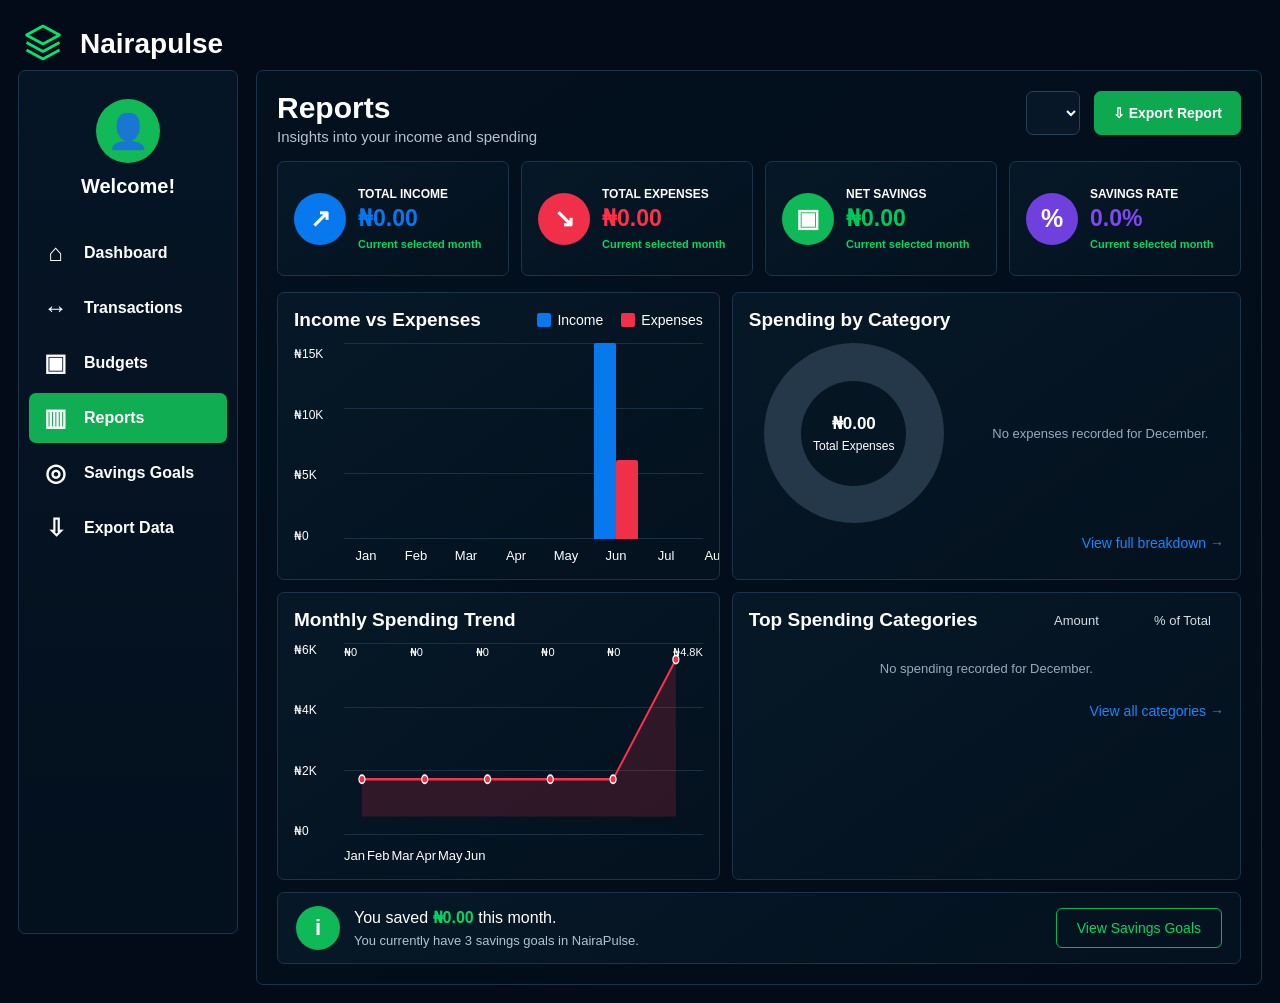
<file: reports.html>
<!DOCTYPE html>
<html lang="en">

<head>
    <meta charset="UTF-8">
    <meta name="viewport" content="width=device-width, initial-scale=1.0">
    <title>Nairapulse - Reports</title>

    <link rel="stylesheet" href="reports.css">
</head>

<body>

    <div class="page">

        <!-- ================= HEADER ================= -->
        <header class="brand">
            <div class="brand-logo">
                <svg viewBox="0 0 64 64">
                    <path d="M10 20L32 8L54 20L32 32L10 20Z" stroke="#00e676" stroke-width="3.5" fill="none"
                        stroke-linejoin="round" />

                    <path d="M10 30L32 42L54 30" stroke="#00e676" stroke-width="3.5" fill="none"
                        stroke-linejoin="round" />

                    <path d="M10 40L32 52L54 40" stroke="#00e676" stroke-width="3.5" fill="none"
                        stroke-linejoin="round" />
                </svg>
            </div>

            <h1>Nairapulse</h1>
        </header>


        <!-- ================= MAIN LAYOUT ================= -->
        <div class="main-layout">

            <!-- ================= SIDEBAR ================= -->
            <aside class="sidebar">

                <div class="welcome">
                    <div class="user-icon">👤</div>
                    <h3>Welcome!</h3>
                </div>

                <nav class="menu">

                    <a href="dashboard.html" class="menu-item">
                        <span class="menu-icon">⌂</span>
                        <span>Dashboard</span>
                    </a>

                    <a href="transaction.html" class="menu-item">
                        <span class="menu-icon">↔</span>
                        <span>Transactions</span>
                    </a>

                    <a href="budget.html" class="menu-item">
                        <span class="menu-icon">▣</span>
                        <span>Budgets</span>
                    </a>

                    <!-- REPORTS ACTIVE -->
                    <a href="reports.html" class="menu-item active">
                        <span class="menu-icon">▥</span>
                        <span>Reports</span>
                    </a>

                    <a href="savings.html" class="menu-item">
                        <span class="menu-icon">◎</span>
                        <span>Savings Goals</span>
                    </a>

                    <a href="export.html" class="menu-item">
                        <span class="menu-icon">⇩</span>
                        <span>Export Data</span>
                    </a>

                </nav>

            </aside>


            <!-- ================= REPORT CONTENT ================= -->
            <main class="content">

                <!-- TOP TITLE -->
                <div class="page-heading">

                    <div>
                        <h2>Reports</h2>
                        <p>Insights into your income and spending</p>
                    </div>

                    <div class="heading-actions">

                        <select id="reportMonth" class="month-btn">
                            <option value="all">All Months</option>
                            <option value="0">January</option>
                            <option value="1">February</option>
                            <option value="2">March</option>
                            <option value="3">April</option>
                            <option value="4">May</option>
                            <option value="5">June</option>
                            <option value="6">July</option>
                            <option value="7">August</option>
                            <option value="8">September</option>
                            <option value="9">October</option>
                            <option value="10">November</option>
                            <option value="11">December</option>
                        </select>

                        <button class="export-btn" id="exportReport">
                            ⇩
                            Export Report
                        </button>

                    </div>

                </div>


                <!-- ================= SUMMARY CARDS ================= -->
                <section class="summary-grid">

                    <!-- TOTAL INCOME -->
                    <div class="summary-card">

                        <div class="summary-icon income-icon">
                            ↗
                        </div>

                        <div class="summary-info">
                            <h4>TOTAL INCOME</h4>
                            <strong class="blue">₦12,000.00</strong>
                            <p>
                                <span class="positive">↗ 20.0%</span>
                                vs last month
                            </p>
                        </div>

                    </div>


                    <!-- TOTAL EXPENSES -->
                    <div class="summary-card">

                        <div class="summary-icon expense-icon">
                            ↘
                        </div>

                        <div class="summary-info">
                            <h4>TOTAL EXPENSES</h4>
                            <strong class="red">₦4,850.00</strong>
                            <p>
                                <span class="positive">↗ 10.5%</span>
                                vs last month
                            </p>
                        </div>

                    </div>


                    <!-- NET SAVINGS -->
                    <div class="summary-card">

                        <div class="summary-icon savings-icon">
                            ▣
                        </div>

                        <div class="summary-info">
                            <h4>NET SAVINGS</h4>
                            <strong class="green">₦7,150.00</strong>
                            <p>
                                <span class="positive">↗ 28.4%</span>
                                vs last month
                            </p>
                        </div>

                    </div>


                    <!-- SAVINGS RATE -->
                    <div class="summary-card">

                        <div class="summary-icon rate-icon">
                            %
                        </div>

                        <div class="summary-info">
                            <h4>SAVINGS RATE</h4>
                            <strong class="purple">59.6%</strong>
                            <p>
                                <span class="positive">↗ 6.2%</span>
                                vs last month
                            </p>
                        </div>

                    </div>

                </section>


                <!-- ================= FIRST CHART ROW ================= -->
                <section class="chart-row">

                    <!-- INCOME VS EXPENSES -->
                    <div class="panel income-panel">

                        <div class="panel-header">
                            <h3>Income vs Expenses</h3>

                            <div class="legend">
                                <span>
                                    <i class="legend-blue"></i>
                                    Income
                                </span>

                                <span>
                                    <i class="legend-red"></i>
                                    Expenses
                                </span>
                            </div>
                        </div>

                        <div class="bar-chart">

                            <div class="y-axis">
                                <span>₦15K</span>
                                <span>₦10K</span>
                                <span>₦5K</span>
                                <span>₦0</span>
                            </div>

                            <div class="chart-area">

                                <div class="grid-lines">
                                    <span></span>
                                    <span></span>
                                    <span></span>
                                    <span></span>
                                </div>

                                <div class="bars">

                                    <div class="bar-group">
                                        <div class="bar income-bar" style="height: 48%;"></div>
                                        <div class="bar expense-bar" style="height: 22%;"></div>
                                        <label>Jan</label>
                                    </div>

                                    <div class="bar-group">
                                        <div class="bar income-bar" style="height: 63%;"></div>
                                        <div class="bar expense-bar" style="height: 26%;"></div>
                                        <label>Feb</label>
                                    </div>

                                    <div class="bar-group">
                                        <div class="bar income-bar" style="height: 73%;"></div>
                                        <div class="bar expense-bar" style="height: 29%;"></div>
                                        <label>Mar</label>
                                    </div>

                                    <div class="bar-group">
                                        <div class="bar income-bar" style="height: 70%;"></div>
                                        <div class="bar expense-bar" style="height: 27%;"></div>
                                        <label>Apr</label>
                                    </div>

                                    <div class="bar-group">
                                        <div class="bar income-bar" style="height: 87%;"></div>
                                        <div class="bar expense-bar" style="height: 36%;"></div>
                                        <label>May</label>
                                    </div>

                                    <div class="bar-group">
                                        <div class="bar income-bar" style="height: 79%;"></div>
                                        <div class="bar expense-bar" style="height: 29%;"></div>
                                        <label>Jun</label>
                                    </div>

                                    <div class="bar-group">
                                        <div class="bar income-bar" style="height: 79%;"></div>
                                        <div class="bar expense-bar" style="height: 29%;"></div>
                                        <label>July</label>
                                    </div>

                                    <div class="bar-group">
                                        <div class="bar income-bar" style="height: 79%;"></div>
                                        <div class="bar expense-bar" style="height: 29%;"></div>
                                        <label>Aug</label>
                                    </div>

                                    <div class="bar-group">
                                        <div class="bar income-bar" style="height: 79%;"></div>
                                        <div class="bar expense-bar" style="height: 29%;"></div>
                                        <label>Sept</label>
                                    </div>

                                    <div class="bar-group">
                                        <div class="bar income-bar" style="height: 79%;"></div>
                                        <div class="bar expense-bar" style="height: 29%;"></div>
                                        <label>Oct</label>
                                    </div>

                                    <div class="bar-group">
                                        <div class="bar income-bar" style="height: 79%;"></div>
                                        <div class="bar expense-bar" style="height: 29%;"></div>
                                        <label>Nov</label>
                                    </div>

                                    <div class="bar-group">
                                        <div class="bar income-bar" style="height: 79%;"></div>
                                        <div class="bar expense-bar" style="height: 29%;"></div>
                                        <label>Dec</label>
                                    </div>
                                    
                                </div>

                            </div>

                        </div>

                    </div>


                    <!-- SPENDING BY CATEGORY -->
                    <div class="panel category-panel">

                        <div class="panel-header">
                            <h3>Spending by Category</h3>
                        </div>

                        <div class="category-content">

                            <div class="donut-container">

                                <div class="donut">
                                    <div class="donut-center">
                                        <strong>₦4,850.00</strong>
                                        <span>Total Expenses</span>
                                    </div>
                                </div>

                            </div>


                            <div class="category-list">

                                <div class="category-row">
                                    <span>
                                        <i class="dot food"></i>
                                        Food
                                    </span>
                                    <strong>₦1,250.00</strong>
                                    <small>25.8%</small>
                                </div>

                                <div class="category-row">
                                    <span>
                                        <i class="dot rent"></i>
                                        Rent
                                    </span>
                                    <strong>₦1,800.00</strong>
                                    <small>37.1%</small>
                                </div>

                                <div class="category-row">
                                    <span>
                                        <i class="dot transport"></i>
                                        Transportation
                                    </span>
                                    <strong>₦850.00</strong>
                                    <small>17.5%</small>
                                </div>

                                <div class="category-row">
                                    <span>
                                        <i class="dot utilities"></i>
                                        Utilities
                                    </span>
                                    <strong>₦450.00</strong>
                                    <small>9.3%</small>
                                </div>

                                <div class="category-row">
                                    <span>
                                        <i class="dot shopping"></i>
                                        Shopping
                                    </span>
                                    <strong>₦300.00</strong>
                                    <small>6.2%</small>
                                </div>

                                <div class="category-row">
                                    <span>
                                        <i class="dot entertainment"></i>
                                        Entertainment
                                    </span>
                                    <strong>₦200.00</strong>
                                    <small>4.1%</small>
                                </div>

                            </div>

                        </div>

                        <button class="breakdown-btn">
                            View full breakdown →
                        </button>

                    </div>

                </section>


                <!-- ================= SECOND CHART ROW ================= -->
                <section class="chart-row bottom-row">

                    <!-- MONTHLY SPENDING TREND -->
                    <div class="panel trend-panel">

                        <div class="panel-header">
                            <h3>Monthly Spending Trend</h3>
                        </div>

                        <div class="trend-chart">

                            <div class="trend-y-axis">
                                <span>₦6K</span>
                                <span>₦4K</span>
                                <span>₦2K</span>
                                <span>₦0</span>
                            </div>

                            <div class="trend-area">

                                <div class="trend-lines">
                                    <span></span>
                                    <span></span>
                                    <span></span>
                                    <span></span>
                                </div>

                                <svg class="trend-svg" viewBox="0 0 600 230" preserveAspectRatio="none">

                                    <polygon points="30,145 135,110 240,90 345,100 450,40 555,65 555,210 30,210"
                                        fill="rgba(239, 48, 67, 0.18)" />

                                    <polyline points="30,145 135,110 240,90 345,100 450,40 555,65" fill="none"
                                        stroke="#ff3048" stroke-width="3" />

                                    <circle cx="30" cy="145" r="5" />
                                    <circle cx="135" cy="110" r="5" />
                                    <circle cx="240" cy="90" r="5" />
                                    <circle cx="345" cy="100" r="5" />
                                    <circle cx="450" cy="40" r="5" />
                                    <circle cx="555" cy="65" r="5" />

                                </svg>

                                <div class="trend-values">
                                    <span>₦3,200</span>
                                    <span>₦3,850</span>
                                    <span>₦4,200</span>
                                    <span>₦4,100</span>
                                    <span>₦5,300</span>
                                    <span>₦4,850</span>
                                </div>

                                <div class="trend-months">
                                    <span>Jan</span>
                                    <span>Feb</span>
                                    <span>Mar</span>
                                    <span>Apr</span>
                                    <span>May</span>
                                    <span>Jun</span>
                                    <span>July</span>
                                    <span>Aug</span>
                                    <span>Sept</span>
                                    <span>Oct</span>
                                    <span>Nov</span>
                                    <span>Dec</span>
                                </div>

                            </div>

                        </div>

                    </div>


                    <!-- TOP SPENDING CATEGORIES -->
                    <div class="panel top-spending-panel">

                        <div class="panel-header top-header">

                            <h3>Top Spending Categories</h3>

                            <div class="table-head">
                                <span>Amount</span>
                                <span>% of Total</span>
                            </div>

                        </div>


                        <div class="spending-list">

                            <!-- RENT -->
                            <div class="spending-item">

                                <div class="spending-name">
                                    <i class="circle-icon rent-bg">⌂</i>
                                    <span>Rent</span>
                                </div>

                                <div class="progress">
                                    <span style="width: 82%; background:#087ff5;"></span>
                                </div>

                                <strong>₦1,800.00</strong>

                                <small>37.1%</small>

                            </div>


                            <!-- FOOD -->
                            <div class="spending-item">

                                <div class="spending-name">
                                    <i class="circle-icon food-bg">♜</i>
                                    <span>Food</span>
                                </div>

                                <div class="progress">
                                    <span style="width: 58%; background:#ef3048;"></span>
                                </div>

                                <strong>₦1,250.00</strong>

                                <small>25.8%</small>

                            </div>


                            <!-- TRANSPORT -->
                            <div class="spending-item">

                                <div class="spending-name">
                                    <i class="circle-icon transport-bg">▰</i>
                                    <span>Transportation</span>
                                </div>

                                <div class="progress">
                                    <span style="width: 39%; background:#ffb900;"></span>
                                </div>

                                <strong>₦850.00</strong>

                                <small>17.5%</small>

                            </div>


                            <!-- UTILITIES -->
                            <div class="spending-item">

                                <div class="spending-name">
                                    <i class="circle-icon utilities-bg">ϟ</i>
                                    <span>Utilities</span>
                                </div>

                                <div class="progress">
                                    <span style="width: 25%; background:#14b8b8;"></span>
                                </div>

                                <strong>₦450.00</strong>

                                <small>9.3%</small>

                            </div>


                            <!-- SHOPPING -->
                            <div class="spending-item">

                                <div class="spending-name">
                                    <i class="circle-icon shopping-bg">▣</i>
                                    <span>Shopping</span>
                                </div>

                                <div class="progress">
                                    <span style="width: 20%; background:#7040df;"></span>
                                </div>

                                <strong>₦300.00</strong>

                                <small>6.2%</small>

                            </div>

                        </div>


                        <button class="all-categories">
                            View all categories →
                        </button>

                    </div>

                </section>


                <!-- ================= SAVINGS MESSAGE ================= -->
                <section class="saving-message">

                    <div class="saving-icon">
                        i
                    </div>

                    <div>
                        <p>
                            You saved
                            <strong>₦7,150.00</strong>
                            this month.
                        </p>

                        <span>
                            Great job! You're on track to reach your savings goals.
                        </span>
                    </div>

                    <button id="savingGoals">
                        View Savings Goals
                    </button>

                </section>

            </main>

        </div>

    </div>

    <script src="app.js"></script>
    <script src="reports.js"></script>
</body>

</html>
</file>
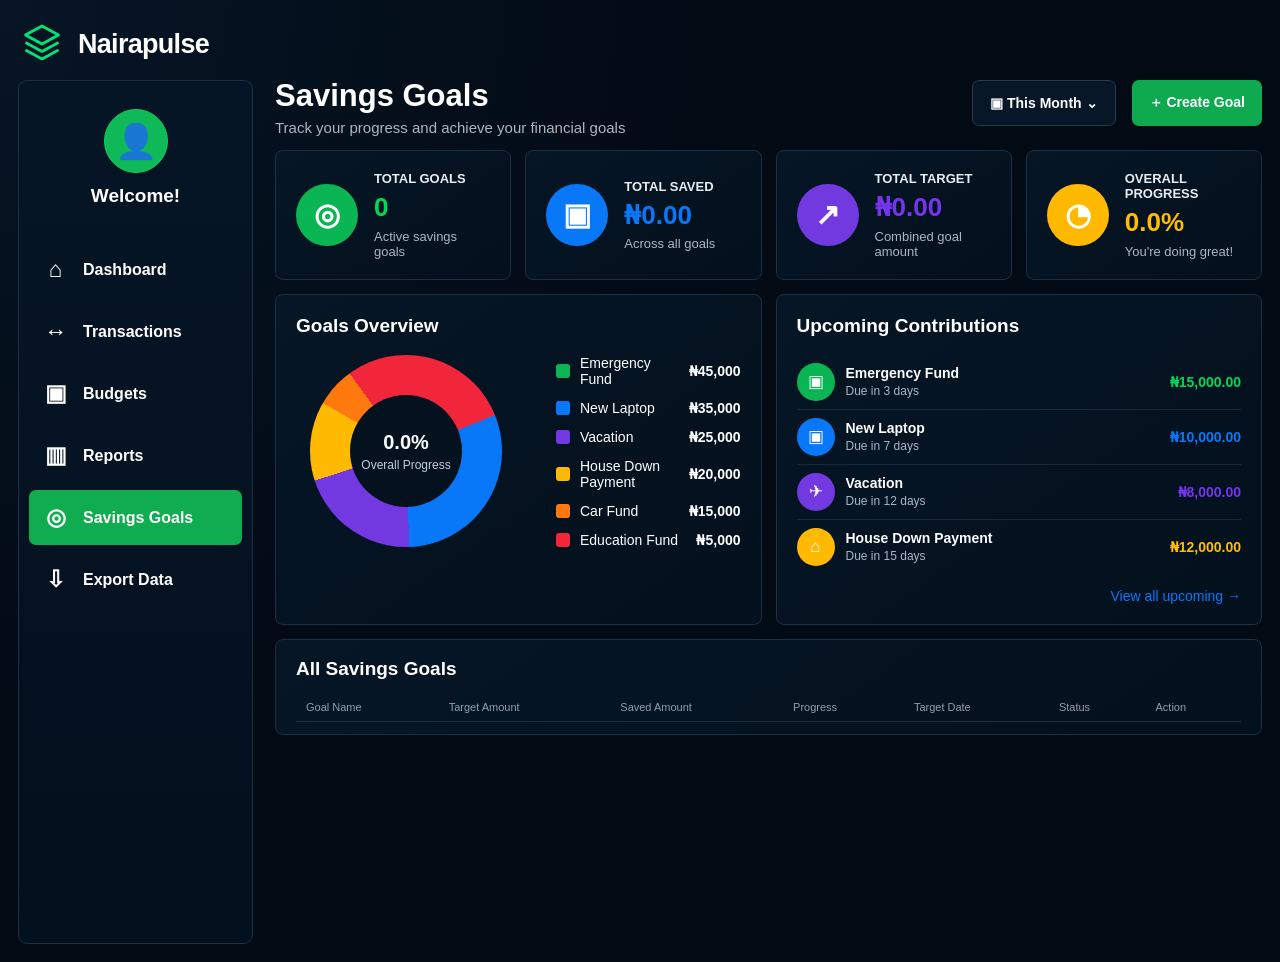
<file: savings.html>
<!DOCTYPE html>
<html lang="en">

<head>
    <meta charset="UTF-8">
    <meta name="viewport" content="width=device-width, initial-scale=1.0">
    <title>Nairapulse - Savings Goals</title>
    <link rel="stylesheet" href="savings.css">
</head>

<body>

    <div class="dashboard">
        <!-- ================= HEADER ================= -->
        <header class="brand">
            <svg class="logo" viewBox="0 0 64 64" xmlns="http://www.w3.org/2000/svg">
                <path d="M10 20L32 8L54 20L32 32L10 20Z" stroke="#00e676" stroke-width="3.5" fill="none"
                    stroke-linejoin="round" />
                <path d="M10 30L32 42L54 30" stroke="#00e676" stroke-width="3.5" fill="none" stroke-linejoin="round" />
                <path d="M10 40L32 52L54 40" stroke="#00e676" stroke-width="3.5" fill="none" stroke-linejoin="round" />
            </svg>

            <h1>Nairapulse</h1>
        </header>

        <!-- ================= MAIN LAYOUT ================= -->
        <div class="main-layout">

            <!-- ================= SIDEBAR ================= -->
            <aside class="sidebar">
                <div class="welcome">
                    <div class="user-icon">
                        <span>👤</span>
                    </div>
                    <h3>Welcome!</h3>
                </div>

                <nav class="menu">
                    <a href="dashboard.html" class="menu-item">
                        <span class="menu-icon">⌂</span>
                        <span>Dashboard</span>
                    </a>

                    <a href="transaction.html" class="menu-item">
                        <span class="menu-icon">↔</span>
                        <span>Transactions</span>
                    </a>

                    <a href="budget.html" class="menu-item">
                        <span class="menu-icon">▣</span>
                        <span>Budgets</span>
                    </a>

                    <a href="reports.html" class="menu-item">
                        <span class="menu-icon">▥</span>
                        <span>Reports</span>
                    </a>

                    <!-- ACTIVE -->
                    <a href="savings.html" class="menu-item active">
                        <span class="menu-icon">◎</span>
                        <span>Savings Goals</span>
                    </a>

                    <a href="export.html" class="menu-item">
                        <span class="menu-icon">⇩</span>
                        <span>Export Data</span>
                    </a>
                </nav>
            </aside>

            <!-- ================= CONTENT ================= -->
            <main class="content">

                <!-- PAGE HEADER -->
                <section class="page-header">
                    <div>
                        <h2>Savings Goals</h2>
                        <p>Track your progress and achieve your financial goals</p>
                    </div>

                    <div class="header-actions">
                        <button class="month-btn">
                            <span>▣</span>
                            This Month
                            <span>⌄</span>
                        </button>

                        <button class="create-btn" id="createGoalBtn">
                            <span>＋</span>
                            Create Goal
                        </button>
                    </div>
                </section>

                <!-- ================= SUMMARY CARDS ================= -->
                <section class="summary-grid">

                    <!-- TOTAL GOALS -->
                    <div class="summary-card">
                        <div class="summary-icon green">
                            ◎
                        </div>

                        <div class="summary-info" data-savings="goals">
                            <h4>TOTAL GOALS</h4>
                            <strong class="green-text">6</strong>
                            <p>Active savings goals</p>
                        </div>
                    </div>

                    <!-- TOTAL SAVED -->
                    <div class="summary-card">
                        <div class="summary-icon blue">
                            ▣
                        </div>

                        <div class="summary-info" data-savings="saved">
                            <h4>TOTAL SAVED</h4>
                            <strong class="blue-text">₦145,000.00</strong>
                            <p>Across all goals</p>
                        </div>
                    </div>

                    <!-- TOTAL TARGET -->
                    <div class="summary-card">
                        <div class="summary-icon purple">
                            ↗
                        </div>

                        <div class="summary-info" data-savings="target">
                            <h4>TOTAL TARGET</h4>
                            <strong class="purple-text">₦350,000.00</strong>
                            <p>Combined goal amount</p>
                        </div>
                    </div>

                    <!-- OVERALL PROGRESS -->
                    <div class="summary-card">
                        <div class="summary-icon yellow">
                            ◔
                        </div>

                        <div class="summary-info" data-savings="progress">
                            <h4>OVERALL PROGRESS</h4>
                            <strong class="yellow-text">41.4%</strong>
                            <p>You're doing great!</p>
                        </div>
                    </div>
                </section>

                <!-- ================= MIDDLE SECTION ================= -->
                <section class="middle-grid">

                    <!-- GOALS OVERVIEW -->
                    <div class="panel overview-panel">
                        <h3>Goals Overview</h3>
                        <div class="overview-content">
                            <div class="donut-container">
                                <div class="donut">
                                    <div class="donut-center">
                                        <strong>41.4%</strong>
                                        <span>Overall Progress</span>
                                    </div>
                                </div>
                            </div>

                            <div class="goal-legend">

                                <div class="legend-item">
                                    <span class="legend-color green"></span>
                                    <span>Emergency Fund</span>
                                    <strong>₦45,000</strong>
                                </div>

                                <div class="legend-item">
                                    <span class="legend-color blue"></span>
                                    <span>New Laptop</span>
                                    <strong>₦35,000</strong>
                                </div>

                                <div class="legend-item">
                                    <span class="legend-color purple"></span>
                                    <span>Vacation</span>
                                    <strong>₦25,000</strong>
                                </div>

                                <div class="legend-item">
                                    <span class="legend-color yellow"></span>
                                    <span>House Down Payment</span>
                                    <strong>₦20,000</strong>
                                </div>

                                <div class="legend-item">
                                    <span class="legend-color orange"></span>
                                    <span>Car Fund</span>
                                    <strong>₦15,000</strong>
                                </div>

                                <div class="legend-item">
                                    <span class="legend-color red"></span>
                                    <span>Education Fund</span>
                                    <strong>₦5,000</strong>
                                </div>
                            </div>
                        </div>
                    </div>

                    <!-- UPCOMING CONTRIBUTIONS -->
                    <div class="panel upcoming-panel">
                        <h3>Upcoming Contributions</h3>
                        <div class="contribution-list">
                            <div class="contribution">

                                <div class="contribution-icon green">
                                    ▣
                                </div>

                                <div class="contribution-info">
                                    <strong>Emergency Fund</strong>
                                    <span>Due in 3 days</span>
                                </div>

                                <strong class="amount green-text">
                                    ₦15,000.00
                                </strong>
                            </div>

                            <div class="contribution">
                                <div class="contribution-icon blue">
                                    ▣
                                </div>

                                <div class="contribution-info">
                                    <strong>New Laptop</strong>
                                    <span>Due in 7 days</span>
                                </div>
                                <strong class="amount blue-text">
                                    ₦10,000.00
                                </strong>
                            </div>

                            <div class="contribution">
                                <div class="contribution-icon purple">
                                    ✈
                                </div>

                                <div class="contribution-info">
                                    <strong>Vacation</strong>
                                    <span>Due in 12 days</span>
                                </div>

                                <strong class="amount purple-text">
                                    ₦8,000.00
                                </strong>
                            </div>

                            <div class="contribution">
                                <div class="contribution-icon yellow">
                                    ⌂
                                </div>

                                <div class="contribution-info">
                                    <strong>House Down Payment</strong>
                                    <span>Due in 15 days</span>
                                </div>

                                <strong class="amount yellow-text">
                                    ₦12,000.00
                                </strong>
                            </div>
                        </div>
                        <button class="view-upcoming">
                            View all upcoming →
                        </button>
                    </div>
                </section>

                <!-- ================= ALL SAVINGS GOALS ================= -->
                <section class="panel goals-panel">
                    <h3>All Savings Goals</h3>
                    <div class="table-wrapper">
                        <table>
                            <thead>
                                <tr>
                                    <th>Goal Name</th>
                                    <th>Target Amount</th>
                                    <th>Saved Amount</th>
                                    <th>Progress</th>
                                    <th>Target Date</th>
                                    <th>Status</th>
                                    <th>Action</th>
                                </tr>
                            </thead>

                            <tbody id="goalsTableBody">
                                <!-- EMERGENCY FUND -->
                                <tr>
                                    <td>
                                        <div class="goal-name">
                                            <span class="goal-icon green">♢</span>
                                            Emergency Fund
                                        </div>
                                    </td>
                                    <td class="target-amount">₦100,000.00</td>
                                    <td class="saved">₦45,000.00</td>
                                    <td>
                                        <div class="progress-container">
                                            <div class="progress-bar">
                                                <span class="green-bar" style="width:45%">
                                                </span>
                                            </div>
                                            <span>45%</span>
                                        </div>
                                    </td>
                                    <td>Dec 31, 2024</td>
                                    <td>
                                        <span class="status on-track">
                                            On Track
                                        </span>
                                    </td>
                                    <td>
                                        <button class="action-btn">⋮</button>
                                    </td>
                                </tr>

                                <!-- LAPTOP -->
                                <tr>
                                    <td>
                                        <div class="goal-name">
                                            <span class="goal-icon blue">▣</span>
                                            New Laptop
                                        </div>
                                    </td>
                                    <td class="target-amount">₦80,000.00</td>
                                    <td class="saved">₦35,000.00</td>
                                    <td>
                                        <div class="progress-container">
                                            <div class="progress-bar">
                                                <span class="blue-bar" style="width:43%">
                                                </span>
                                            </div>
                                            <span>43%</span>
                                        </div>
                                    </td>
                                    <td>Oct 15, 2024</td>
                                    <td>
                                        <span class="status on-track">
                                            On Track
                                        </span>
                                    </td>
                                    <td>
                                        <button class="action-btn">⋮</button>
                                    </td>
                                </tr>

                                <!-- VACATION -->
                                <tr>
                                    <td>
                                        <div class="goal-name">
                                            <span class="goal-icon purple">✈</span>
                                            Vacation
                                        </div>
                                    </td>
                                    <td class="target-amount">₦60,000.00</td>
                                    <td class="saved">₦25,000.00</td>
                                    <td>
                                        <div class="progress-container">
                                            <div class="progress-bar">
                                                <span class="purple-bar" style="width:42%">
                                                </span>
                                            </div>
                                            <span>42%</span>
                                        </div>
                                    </td>
                                    <td>Aug 20, 2024</td>
                                    <td>
                                        <span class="status on-track">
                                            On Track
                                        </span>
                                    </td>

                                    <td>
                                        <button class="action-btn">⋮</button>
                                    </td>
                                </tr>

                                <!-- HOUSE -->
                                <tr>
                                    <td>
                                        <div class="goal-name">
                                            <span class="goal-icon yellow">⌂</span>
                                            House Down Payment
                                        </div>
                                    </td>
                                    <td class="target-amount">₦150,000.00</td>
                                    <td class="saved">₦20,000.00</td>
                                    <td>
                                        <div class="progress-container">
                                            <div class="progress-bar">
                                                <span class="yellow-bar" style="width:13%">
                                                </span>
                                            </div>
                                            <span>13%</span>
                                        </div>
                                    </td>
                                    <td>Dec 31, 2025</td>
                                    <td>
                                        <span class="status behind">
                                            Behind
                                        </span>
                                    </td>

                                    <td>
                                        <button class="action-btn">⋮</button>
                                    </td>
                                </tr>

                                <!-- CAR -->
                                <tr>
                                    <td>
                                        <div class="goal-name">
                                            <span class="goal-icon orange">🚗</span>
                                            Car Fund
                                        </div>
                                    </td>
                                    <td class="target-amount">₦75,000.00</td>
                                    <td class="saved">₦15,000.00</td>
                                    <td>
                                        <div class="progress-container">
                                            <div class="progress-bar">
                                                <span class="orange-bar" style="width:20%">
                                                </span>
                                            </div>
                                            <span>20%</span>
                                        </div>
                                    </td>
                                    <td>May 10, 2025</td>
                                    <td>
                                        <span class="status on-track">
                                            On Track
                                        </span>
                                    </td>
                                    <td>
                                        <button class="action-btn">⋮</button>
                                    </td>
                                </tr>

                                <!-- EDUCATION -->
                                <tr>
                                    <td>
                                        <div class="goal-name">
                                            <span class="goal-icon red">◆</span>
                                            Education Fund
                                        </div>
                                    </td>
                                    <td class="target-amount">₦30,000.00</td>
                                    <td class="saved">₦5,000.00</td>
                                    <td>
                                        <div class="progress-container">
                                            <div class="progress-bar">
                                                <span class="red-bar" style="width:17%">
                                                </span>
                                            </div>
                                            <span>17%</span>
                                        </div>
                                    </td>
                                    <td>Sep 1, 2024</td>
                                    <td>
                                        <span class="status behind">
                                            Behind
                                        </span>
                                    </td>

                                    <td>
                                        <button class="action-btn">⋮</button>
                                    </td>
                                </tr>
                            </tbody>
                        </table>
                    </div>
                </section>
            </main>
        </div>
    </div>
    
    <script src="app.js"></script>
    <script src="savings.js"></script>
</body>

</html>
</file>
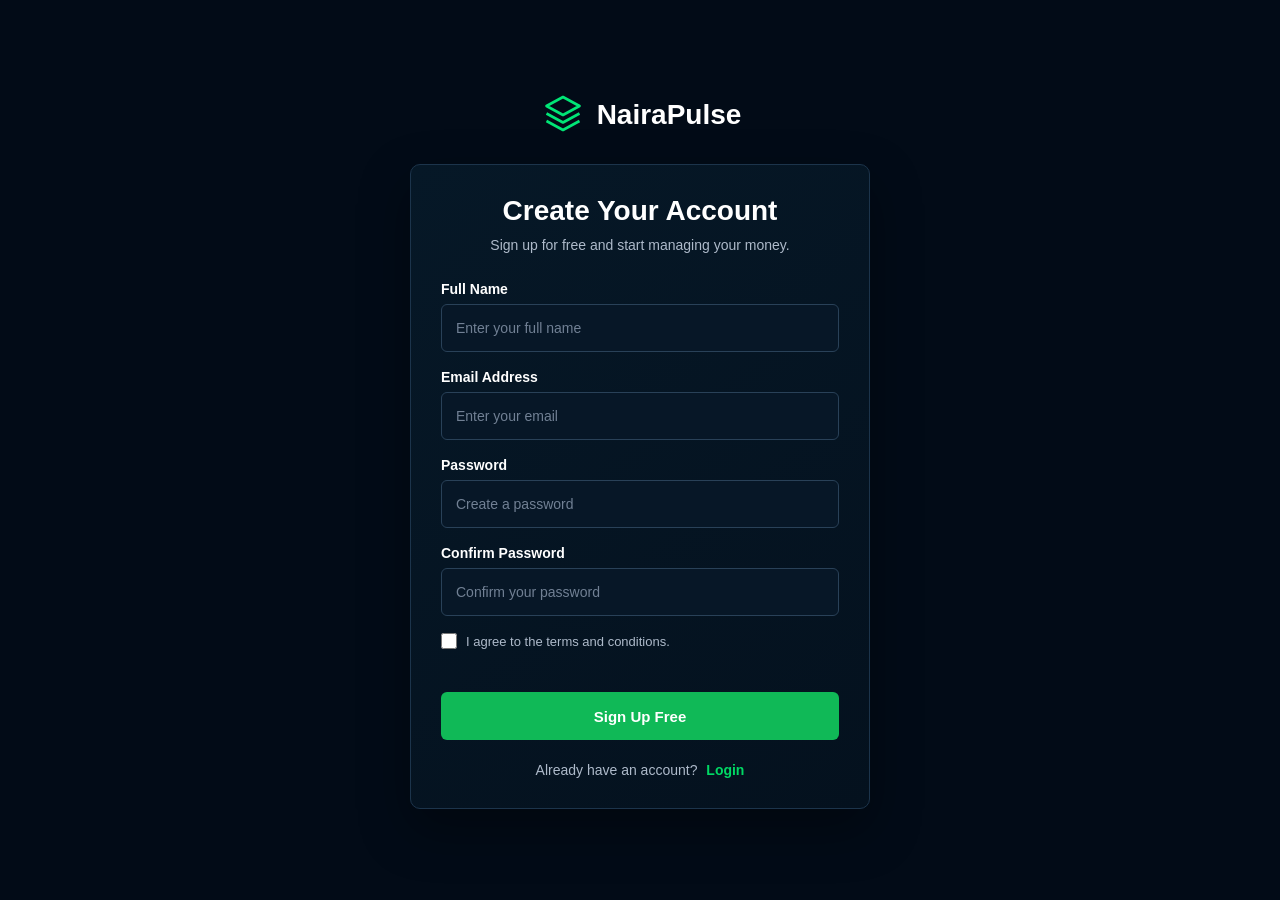
<file: signup.html>
<!DOCTYPE html>
<html lang="en">

<head>
    <meta charset="UTF-8">
    <meta name="viewport" content="width=device-width, initial-scale=1.0">

    <title>NairaPulse - Sign Up</title>

    <link rel="stylesheet" href="signup.css">
</head>

<body>

    <div class="signup-page">

        <!-- LOGO -->
        <div class="brand">
            <div class="brand-logo">

                <svg viewBox="0 0 64 64">
                    <path d="M10 20L32 8L54 20L32 32L10 20Z" stroke="#00e676" stroke-width="3.5" fill="none"
                        stroke-linejoin="round" />
                    <path d="M10 30L32 42L54 30" stroke="#00e676" stroke-width="3.5" fill="none"
                        stroke-linejoin="round" />
                    <path d="M10 40L32 52L54 40" stroke="#00e676" stroke-width="3.5" fill="none"
                        stroke-linejoin="round" />
                </svg>
            </div>

            <h1>NairaPulse</h1>
        </div>

        <div class="signup-card">
            <div class="signup-heading">
                <h2>Create Your Account</h2>
                <p>
                    Sign up for free and start managing your money.
                </p>
            </div>

            <form id="signupForm">

                <div class="form-group">
                    <label for="signupName">
                        Full Name
                    </label>
                    <input type="text" id="signupName" placeholder="Enter your full name" required>
                </div>

                <div class="form-group">
                    <label for="signupEmail">
                        Email Address
                    </label>
                    <input type="email" id="signupEmail" placeholder="Enter your email" required>
                </div>

                <div class="form-group">
                    <label for="signupPassword">
                        Password
                    </label>
                    <input type="password" id="signupPassword" placeholder="Create a password" required>
                </div>

                <div class="form-group">
                    <label for="confirmPassword">
                        Confirm Password
                    </label>
                    <input type="password" id="confirmPassword" placeholder="Confirm your password" required>
                </div>

                <label class="terms">
                    <input type="checkbox" id="terms" required>

                    <span>
                        I agree to the terms and conditions.
                    </span>
                </label>

                <p id="signupMessage" class="signup-message">
                </p>

                <button type="submit" class="signup-btn">
                    Sign Up Free
                </button>
            </form>

            <div class="login-link">
                <span>
                    Already have an account?
                </span>

                <a href="login.html">
                    Login
                </a>
            </div>
        </div>
    </div>

    <script src="signup.js"></script>
</body>

</html>
</file>
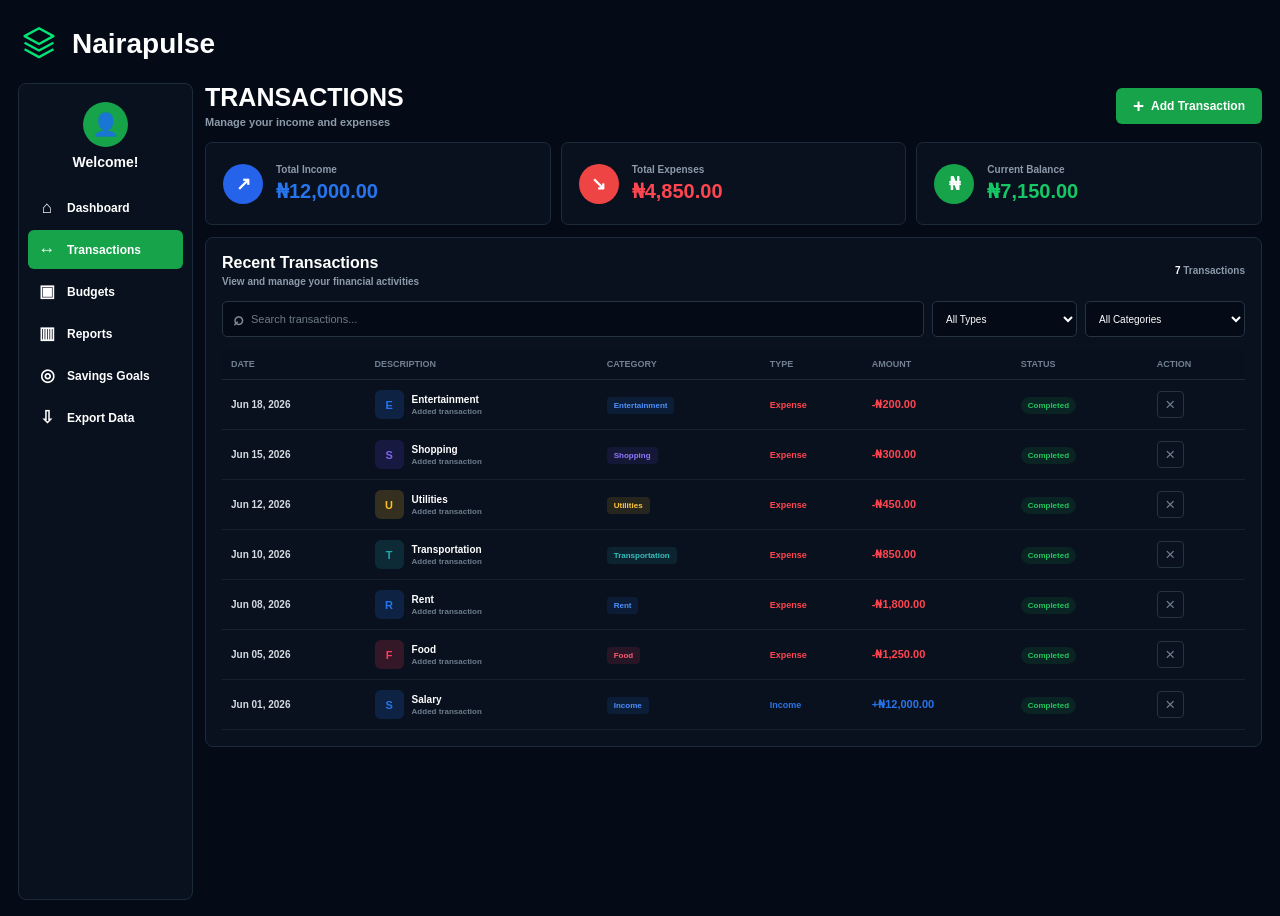
<file: transaction.html>
<!DOCTYPE html>
<html lang="en">

<head>
    <meta charset="UTF-8">
    <meta name="viewport" content="width=device-width, initial-scale=1.0">
    <title>Nairapulse - Transactions</title>
    <link rel="stylesheet" href="transaction.css">
</head>

<body>

    <div class="dashboard">

        <!-- ======================================
             HEADER
        ======================================= -->

        <header class="brand">

            <!-- Nairapulse Logo -->
            <svg class="logo" viewBox="0 0 64 64" xmlns="http://www.w3.org/2000/svg">
                <path d="M10 20L32 8L54 20L32 32L10 20Z" stroke="#00e676" stroke-width="3.5" fill="none"
                    stroke-linejoin="round" />
                <path d="M10 30L32 42L54 30" stroke="#00e676" stroke-width="3.5" fill="none" stroke-linejoin="round" />
                <path d="M10 40L32 52L54 40" stroke="#00e676" stroke-width="3.5" fill="none" stroke-linejoin="round" />
            </svg>

            <h1>Nairapulse</h1>
        </header>

        <!-- ======================================
             MAIN LAYOUT
        ======================================= -->

        <div class="main-layout">

            <!-- ======================================
                 SIDEBAR
            ======================================= -->

            <aside class="sidebar">
                <div class="welcome">
                    <div class="user-icon">
                        👤
                    </div>
                    <h3>Welcome!</h3>
                </div>

                <nav class="menu">
                    <a href="dashboard.html" class="menu-item">
                        <span class="menu-icon">⌂</span>
                        <span>Dashboard</span>
                    </a>

                    <a href="transaction.html" class="menu-item active">
                        <span class="menu-icon">↔</span>
                        <span>Transactions</span>
                    </a>

                    <a href="budget.html" class="menu-item">
                        <span class="menu-icon">▣</span>
                        <span>Budgets</span>
                    </a>

                    <a href="reports.html" class="menu-item">
                        <span class="menu-icon">▥</span>
                        <span>Reports</span>
                    </a>

                    <a href="savings.html" class="menu-item">
                        <span class="menu-icon">◎</span>
                        <span>Savings Goals</span>
                    </a>

                    <a href="export.html" class="menu-item">
                        <span class="menu-icon">⇩</span>
                        <span>Export Data</span>
                    </a>
                </nav>
            </aside>

            <!-- ======================================
                 CONTENT
            ======================================= -->

            <main class="content">

                <!-- PAGE HEADER -->

                <div class="page-header">
                    <div>
                        <h2>Transactions</h2>
                        <p>
                            Manage your income and expenses
                        </p>
                    </div>
                    <button class="add-btn" id="openModal">
                        <span>+</span>
                        Add Transaction
                    </button>
                </div>

                <!-- ======================================
                     SUMMARY CARDS
                ======================================= -->

                <section class="summary">
                    <div class="summary-card">
                        <div class="summary-icon income-icon">
                            ↗
                        </div>

                        <div>
                            <p>Total Income</p>
                            <h3 id="totalIncome">
                                ₦12,000.00
                            </h3>
                        </div>
                    </div>

                    <div class="summary-card">
                        <div class="summary-icon expense-icon">
                            ↘
                        </div>

                        <div>
                            <p>Total Expenses</p>
                            <h3 id="totalExpenses">
                                ₦850.00
                            </h3>
                        </div>
                    </div>

                    <div class="summary-card">
                        <div class="summary-icon balance-icon">
                            ₦
                        </div>
                        <div>
                            <p>Current Balance</p>
                            <h3 id="currentBalance">
                                ₦11,150.00
                            </h3>
                        </div>
                    </div>
                </section>

                <!-- ======================================
                     TRANSACTION PANEL
                ======================================= -->

                <section class="transaction-panel">

                    <!-- PANEL HEADER -->

                    <div class="panel-header">
                        <div>
                            <h3>Recent Transactions</h3>
                            <p>
                                View and manage your financial activities
                            </p>
                        </div>

                        <div class="transaction-count">
                            <span id="transactionCount">
                                6
                            </span>
                            Transactions
                        </div>
                    </div>

                    <!-- ======================================
                         SEARCH AND FILTER
                    ======================================= -->

                    <div class="filters">
                        <div class="search-box">
                            <span>⌕</span>
                            <input type="text" id="searchInput" placeholder="Search transactions...">
                        </div>

                        <select id="typeFilter">
                            <option value="all">
                                All Types
                            </option>

                            <option value="income">
                                Income
                            </option>

                            <option value="expense">
                                Expense
                            </option>
                        </select>

                        <select id="categoryFilter">
                            <option value="all">
                                All Categories
                            </option>

                            <option value="Food">
                                Food
                            </option>

                            <option value="Rent">
                                Rent
                            </option>

                            <option value="Utilities">
                                Utilities
                            </option>

                            <option value="Transportation">
                                Transportation
                            </option>

                            <option value="Shopping">
                                Shopping
                            </option>

                            <option value="Salary">
                                Entertainment
                            </option>

                            <option value="Other">
                                Other
                            </option>
                        </select>
                    </div>

                    <!-- ======================================
                         TRANSACTION TABLE
                    ======================================= -->

                    <div class="table-container">
                        <table>
                            <thead>
                                <tr>
                                    <th>Date</th>
                                    <th>Description</th>
                                    <th>Category</th>
                                    <th>Type</th>
                                    <th>Amount</th>
                                    <th>Status</th>
                                    <th>Action</th>
                                </tr>
                            </thead>

                            <tbody id="transactionTable">
                                <tr data-type="expense" data-category="Food">
                                    <td>
                                        Aug 12, 2026
                                    </td>

                                    <td>
                                        <div class="description">
                                            <div class="transaction-avatar food">
                                                F
                                            </div>

                                            <div>
                                                <strong>
                                                    Lunch
                                                </strong>
                                                <small>
                                                    Daily expense
                                                </small>
                                            </div>
                                        </div>
                                    </td>

                                    <td>
                                        <span class="category food-category">
                                            Food
                                        </span>
                                    </td>

                                    <td>
                                        <span class="type expense-type">
                                            Expense
                                        </span>
                                    </td>

                                    <td class="amount-cell expense-amount">
                                        -₦5,000.00
                                    </td>

                                    <td>
                                        <span class="status completed">
                                            Completed
                                        </span>
                                    </td>

                                    <td>
                                        <button class="delete-btn" title="Delete">
                                            ×
                                        </button>
                                    </td>
                                </tr>

                                <tr data-type="income" data-category="Salary">
                                    <td>
                                        Aug 10, 2026
                                    </td>
                                    <td>
                                        <div class="description">
                                            <div class="transaction-avatar salary">
                                                S
                                            </div>
                                            <div>
                                                <strong>
                                                    Monthly Salary
                                                </strong>

                                                <small>
                                                    August income
                                                </small>
                                            </div>
                                        </div>
                                    </td>

                                    <td>
                                        <span class="category salary-category">
                                            Salary
                                        </span>
                                    </td>

                                    <td>
                                        <span class="type income-type">
                                            Income
                                        </span>
                                    </td>

                                    <td class="amount-cell income-amount">
                                        +₦12,000.00
                                    </td>

                                    <td>
                                        <span class="status completed">
                                            Completed
                                        </span>
                                    </td>

                                    <td>
                                        <button class="delete-btn">
                                            ×
                                        </button>
                                    </td>
                                </tr>

                                <tr data-type="expense" data-category="Transportation">
                                    <td>
                                        Aug 08, 2026
                                    </td>

                                    <td>
                                        <div class="description">
                                            <div class="transaction-avatar transport">
                                                T
                                            </div>
                                            <div>
                                                <strong>
                                                    Transportation
                                                </strong>

                                                <small>
                                                    Bus fare
                                                </small>
                                            </div>
                                        </div>
                                    </td>

                                    <td>
                                        <span class="category transport-category">
                                            Transportation
                                        </span>
                                    </td>

                                    <td>
                                        <span class="type expense-type">
                                            Expense
                                        </span>
                                    </td>

                                    <td class="amount-cell expense-amount">
                                        -₦250.00
                                    </td>

                                    <td>
                                        <span class="status completed">
                                            Completed
                                        </span>
                                    </td>

                                    <td>
                                        <button class="delete-btn">
                                            ×
                                        </button>
                                    </td>
                                </tr>

                                <tr data-type="expense" data-category="Utilities">
                                    <td>
                                        Aug 05, 2026
                                    </td>

                                    <td>
                                        <div class="description">
                                            <div class="transaction-avatar utilities">
                                                U
                                            </div>

                                            <div>
                                                <strong>
                                                    Electricity
                                                </strong>

                                                <small>
                                                    Utility bill
                                                </small>
                                            </div>
                                        </div>
                                    </td>

                                    <td>
                                        <span class="category utilities-category">
                                            Utilities
                                        </span>
                                    </td>

                                    <td>
                                        <span class="type expense-type">
                                            Expense
                                        </span>
                                    </td>

                                    <td class="amount-cell expense-amount">
                                        -₦300.00
                                    </td>

                                    <td>
                                        <span class="status completed">
                                            Completed
                                        </span>
                                    </td>

                                    <td>
                                        <button class="delete-btn">
                                            ×
                                        </button>
                                    </td>
                                </tr>

                                <tr data-type="expense" data-category="Shopping">
                                    <td>
                                        Aug 03, 2026
                                    </td>

                                    <td>
                                        <div class="description">
                                            <div class="transaction-avatar shopping">
                                                S
                                            </div>

                                            <div>
                                                <strong>
                                                    Groceries
                                                </strong>

                                                <small>
                                                    Household items
                                                </small>
                                            </div>
                                        </div>
                                    </td>

                                    <td>
                                        <span class="category shopping-category">
                                            Shopping
                                        </span>
                                    </td>

                                    <td>
                                        <span class="type expense-type">
                                            Expense
                                        </span>
                                    </td>

                                    <td class="amount-cell expense-amount">
                                        -₦200.00
                                    </td>

                                    <td>
                                        <span class="status completed">
                                            Completed
                                        </span>
                                    </td>

                                    <td>
                                        <button class="delete-btn">
                                            ×
                                        </button>
                                    </td>
                                </tr>
                            </tbody>
                        </table>

                        <div class="no-results" id="noResults">
                            No transactions found.
                        </div>
                    </div>
                </section>
            </main>
        </div>
    </div>

    <!-- ======================================
         ADD TRANSACTION MODAL
    ======================================= -->

    <div class="modal-overlay" id="modal">
        <div class="modal">
            <div class="modal-header">
                <div>
                    <h2>Add Transaction</h2>
                    <p>
                        Record a new income or expense
                    </p>
                </div>
                <button class="close-modal" id="closeModal">
                    ×
                </button>
            </div>

            <form id="transactionForm">
                <div class="form-group">
                    <label>
                        Transaction Type
                    </label>
                    <div class="type-buttons">
                        <button type="button" class="type-button active" data-value="income">
                            Income
                        </button>

                        <button type="button" class="type-button" data-value="expense">
                            Expense
                        </button>
                    </div>
                    <input type="hidden" id="transactionType" value="income">
                </div>

                <div class="form-group">
                    <label for="description">
                        Description
                    </label>

                    <input type="text" id="description" placeholder="e.g. Salary" required>
                </div>

                <div class="form-row">
                    <div class="form-group">
                        <label for="amount">
                            Amount
                        </label>
                        <input type="number" id="amount" placeholder="0.00" min="1" required>
                    </div>

                    <div class="form-group">
                        <label for="category">
                            Category
                        </label>

                        <select id="category">
                            <option value="Salary">
                                Salary
                            </option>

                            <option value="Food">
                                Food
                            </option>

                            <option value="Rent">
                                Rent
                            </option>

                            <option value="Utilities">
                                Utilities
                            </option>

                            <option value="Transportation">
                                Transportation
                            </option>

                            <option value="Shopping">
                                Shopping
                            </option>

                            <option value="Other">
                                Other
                            </option>
                        </select>
                    </div>
                </div>

                <div class="form-group">
                    <label for="date">
                        Date
                    </label>

                    <input type="date" id="date" required>
                </div>

                <button type="submit" class="save-btn">
                    Save Transaction
                </button>
            </form>
        </div>
    </div>
    
    <script src="app.js"></script>
    <script src="transaction.js"></script>
</body>

</html>
</file>
<file: budget.css>
/* =========================================
   RESET
========================================= */

* {
    margin: 0;
    padding: 0;
    box-sizing: border-box;
}

html,
body {
    width: 100%;
    min-height: 100%;
}

body {
    font-family: Arial, Helvetica, sans-serif;
    background: #050b16;
    color: #ffffff;
    font-weight: 600;
    overflow-x: hidden;
}

/* =========================================
   APP
========================================= */

.app {
    width: 100%;
    min-height: 100vh;
    padding: 14px 16px;
}

/* =========================================
   BRAND
========================================= */

.brand {
    height: 58px;
    display: flex;
    align-items: center;
    gap: 12px;
    margin-bottom: 8px;
}

.logo {
    width: 42px;
    height: 42px;
    flex-shrink: 0;
}

.brand h1 {
    font-size: 27px;
    font-weight: 900;
}

/* =========================================
   MAIN LAYOUT
========================================= */

.layout {
    display: grid;
    grid-template-columns: 220px minmax(0, 1fr);
    gap: 14px;
    min-width: 0;
}

/* =========================================
   SIDEBAR
========================================= */

.sidebar {
    min-height: calc(100vh - 80px);
    background: linear-gradient(180deg, #081321, #06101c);
    border: 1px solid #1b2a3a;
    border-radius: 8px;
    padding: 22px 10px;
}

.welcome {
    text-align: center;
    margin-bottom: 25px;
}

.user-icon {
    width: 50px;
    height: 50px;
    border-radius: 50%;
    margin: 0 auto 8px;
    display: flex;
    justify-content: center;
    align-items: center;
    background: #16a34a;
    font-size: 24px;
}

.welcome h3 {
    font-size: 15px;
    font-weight: 900;
}

/* =========================================
   NAVIGATION
========================================= */

.navigation {
    display: flex;
    flex-direction: column;
    gap: 5px;
}

.nav-item {
    min-height: 45px;
    padding: 0 12px;
    display: flex;
    align-items: center;
    gap: 12px;
    color: #ffffff;
    text-decoration: none;
    border-radius: 6px;
    font-size: 13px;
    font-weight: 700;
    transition: 0.2s;
}

.nav-item:hover {
    background: #10251a;
}

.nav-item.active {
    background: #16a34a;
    box-shadow: 0 5px 18px rgba(22, 163, 74, 0.18);
}

.nav-icon {
    width: 22px;
    text-align: center;
    font-size: 19px;
}

/* =========================================
   CONTENT
========================================= */

.content {
    min-width: 0;
}

/* =========================================
   PAGE HEADER
========================================= */

.page-header {
    display: flex;
    justify-content: space-between;
    align-items: center;
    gap: 15px;
    margin-bottom: 12px;
}

.page-header h2 {
    font-size: 27px;
    font-weight: 900;
    margin-bottom: 3px;
}

.page-header p {
    color: #8995a5;
    font-size: 12px;
}

.create-btn {
    display: flex;
    align-items: center;
    gap: 8px;
    border: none;
    background: #16a34a;
    color: #ffffff;
    border-radius: 6px;
    padding: 11px 16px;
    font-size: 12px;
    font-weight: 900;
    cursor: pointer;
    white-space: nowrap;
    transition: 0.2s;
}

.create-btn:hover {
    background: #20bd5c;
    transform: translateY(-1px);
}

.create-btn span {
    font-size: 20px;
}

/* =========================================
   SUMMARY
========================================= */

.summary-grid {
    display: grid;
    grid-template-columns: repeat(4, minmax(0, 1fr));
    gap: 10px;
    margin-bottom: 12px;
}

.summary-card {
    min-width: 0;
    min-height: 88px;
    display: flex;
    align-items: center;
    gap: 13px;
    padding: 14px;
    background: #091321;
    border: 1px solid #1c2b3c;
    border-radius: 8px;
}

.summary-icon {
    width: 44px;
    height: 44px;
    flex-shrink: 0;
    display: flex;
    justify-content: center;
    align-items: center;
    border-radius: 50%;
    font-size: 19px;
    font-weight: 900;
}

.blue {
    background: #1267e8;
}

.red {
    background: #ef4444;
}

.yellow {
    background: #f7b900;
}

.purple {
    background: #7040df;
}

.summary-card p {
    color: #d8dde4;
    font-size: 11px;
    margin-bottom: 4px;
}

.summary-card h3 {
    font-size: 19px;
    font-weight: 900;
    white-space: nowrap;
}

.summary-card small {
    display: block;
    margin-top: 3px;
    color: #7e8b9b;
    font-size: 9px;
}

.blue-text {
    color: #1267e8;
}

.red-text {
    color: #ef4444;
}

.yellow-text {
    color: #ffbf00;
}

.purple-text {
    color: #8254ed;
}

/* =========================================
   MIDDLE GRID
========================================= */

.middle-grid {
    display: grid;
    grid-template-columns: minmax(300px, 0.9fr) minmax(500px, 1.5fr);
    gap: 12px;
    margin-bottom: 12px;
    min-width: 0;
}

/* =========================================
   PANELS
========================================= */

.panel {
    background: linear-gradient(145deg, #091421, #07101c);
    border: 1px solid #1c2b3c;
    border-radius: 8px;
    min-width: 0;
}

.panel h3 {
    font-size: 16px;
    font-weight: 900;
}

/* =========================================
   OVERVIEW
========================================= */

.overview-panel {
    padding: 16px;
}

.overview-content {
    display: flex;
    align-items: center;
    gap: 25px;
    margin-top: 15px;
}

/* =========================================
   DONUT
========================================= */

.donut-wrapper {
    flex: 0 0 190px;
    display: flex;
    justify-content: center;
}

.donut {
    width: 190px;
    height: 190px;
    border-radius: 50%;
    background: conic-gradient(#ef334d 0deg 96deg, #1168e8 96deg 168deg,
            #f5b900 168deg 228deg, #19a6a6 228deg 288deg, #673bd4 288deg 336deg,
            #f07821 336deg 360deg);
    display: flex;
    align-items: center;
    justify-content: center;
}

.donut::before {
    content: "";
    width: 105px;
    height: 105px;
    border-radius: 50%;
    background: #07101c;
    position: absolute;
}

.donut-center {
    position: relative;
    z-index: 2;
    display: flex;
    flex-direction: column;
    align-items: center;
    justify-content: center;
}

.donut-center strong {
    font-size: 18px;
    font-weight: 900;
}

.donut-center span {
    color: #8c98a8;
    font-size: 9px;
    margin-top: 2px;
}

/* =========================================
   LEGEND
========================================= */

.legend {
    flex: 1;
    display: flex;
    flex-direction: column;
    gap: 9px;
}

.legend-item {
    display: grid;
    grid-template-columns: 11px minmax(0, 1fr) auto;
    align-items: center;
    gap: 7px;
    font-size: 9px;
    color: #cfd5dc;
}

.legend-item strong {
    color: #ffffff;
    font-size: 9px;
}

.dot {
    width: 10px;
    height: 10px;
    border-radius: 2px;
}

.rent {
    background: #ef334d;
}

.food {
    background: #1268e8;
}

.transport {
    background: #f5b900;
}

.utilities {
    background: #1ca7a7;
}

.shopping {
    background: #6a3dd8;
}

.entertainment {
    background: #f07821;
}

/* =========================================
   CATEGORY PANEL
========================================= */

.category-panel {
    padding: 16px;
    overflow: hidden;
}

.budget-table {
    width: 100%;
    margin-top: 13px;
}

.table-head,
.budget-row {
    display: grid;
    grid-template-columns: minmax(110px, 1.4fr) minmax(75px, 0.8fr) minmax(75px, 0.8fr) minmax(85px, 0.9fr) minmax(125px, 1.2fr) 28px;
    align-items: center;
    gap: 8px;
}

.table-head {
    min-height: 34px;
    color: #8c98a7;
    font-size: 8px;
    border-bottom: 1px solid #1d2b3a;
}

.budget-row {
    min-height: 48px;
    border-bottom: 1px solid #162432;
    font-size: 9px;
    color: #d9dee5;
}

.category-name {
    display: flex;
    align-items: center;
    gap: 8px;
    min-width: 0;
}

.category-icon {
    width: 27px;
    height: 27px;
    border-radius: 50%;
    flex-shrink: 0;
    display: flex;
    align-items: center;
    justify-content: center;
    font-size: 11px;
}

.spent {
    color: #ff3f4e;
    font-weight: 800;
}

.remaining {
    color: #13c85b;
    font-weight: 800;
}

/* =========================================
   PROGRESS
========================================= */

.progress-area {
    display: grid;
    grid-template-columns: minmax(50px, 1fr) 25px;

    align-items: center;
    gap: 7px;
}

.progress {
    height: 8px;
    border-radius: 20px;
    background: #25313e;
    overflow: hidden;
}

.progress-bar {
    height: 100%;
    border-radius: 20px;
}

.rent-bar {
    background: #ef334d;
}

.food-bar {
    background: #1268e8;
}

.transport-bar {
    background: #f5b900;
}

.utilities-bar {
    background: #1ca7a7;
}

.shopping-bar {
    background: #6a3dd8;
}

.entertainment-bar {
    background: #f07821;
}

.progress-area span {
    font-size: 8px;
    color: #d7dce2;
}

/* =========================================
   MORE BUTTON
========================================= */

.more-btn {
    width: 26px;
    height: 28px;
    border: 1px solid #233343;
    border-radius: 5px;
    background: #08111d;
    color: #ffffff;
    cursor: pointer;
    font-size: 16px;
}

.more-btn:hover {
    background: #122032;
}

/* =========================================
   ACTIVITY
========================================= */

.activity-panel {
    padding: 16px;
}

.activity-header {
    margin-bottom: 12px;
}

.activity-table {
    width: 100%;
    overflow-x: auto;
}

.activity-head,
.activity-row {
    min-width: 650px;
    display: grid;
    grid-template-columns: 1.1fr 1fr 1.6fr 0.8fr 0.8fr;
    align-items: center;
    gap: 10px;
}

.activity-head {
    min-height: 34px;
    color: #7d8998;
    font-size: 8px;
    border-top: 1px solid #1b2938;
    border-bottom: 1px solid #1b2938;
}

.activity-row {
    min-height: 45px;
    font-size: 9px;
    color: #d7dce2;
    border-bottom: 1px solid #162432;
}

.activity-category {
    display: flex;
    align-items: center;
    gap: 7px;
}

.small-icon {
    width: 24px;
    height: 24px;
    border-radius: 50%;
    display: flex;
    align-items: center;
    justify-content: center;
    font-size: 10px;
}

.expense {
    color: #ff414f;
    font-size: 10px;
}

.on-budget {
    width: fit-content;
    padding: 5px 8px;
    border-radius: 5px;
    background: rgba(22,
            163,
            74,
            0.15);
    color: #20c866;
    font-size: 8px;
    font-weight: 800;
}

/* =========================================
   VIEW ALL
========================================= */

.view-all {
    width: 100%;
    margin-top: 13px;
    padding-top: 11px;
    border: none;
    border-top: 1px solid #192736;
    background: transparent;
    color: #1680ff;
    font-size: 10px;
    cursor: pointer;
}

.view-all:hover {
    color: #4da0ff;
}

/* =========================================
   MODAL
========================================= */

.modal-overlay {
    position: fixed;
    inset: 0;
    background: rgba(0, 0, 0, 0.7);
    display: none;
    align-items: center;
    justify-content: center;
    padding: 20px;
    z-index: 1000;
}

.modal-overlay.show {
    display: flex;
}

.modal {
    width: min(430px, 100%);
    background: #091421;
    border: 1px solid #253548;
    border-radius: 9px;
    padding: 20px;
    box-shadow: 0 20px 60px rgba(0, 0, 0, 0.5);
}

.modal-header {
    display: flex;
    justify-content: space-between;
    margin-bottom: 20px;
}

.modal-header h2 {
    font-size: 19px;
    font-weight: 900;
    margin-bottom: 4px;
}

.modal-header p {
    color: #7f8b9b;
    font-size: 10px;
}

.close-modal {
    border: none;
    background: transparent;
    color: #8b98a7;
    font-size: 25px;
    cursor: pointer;
}

.form-group {
    margin-bottom: 15px;
}

.form-group label {
    display: block;
    margin-bottom: 6px;
    font-size: 10px;
    color: #d0d6dd;
}

.form-group input,
.form-group select {
    width: 100%;
    height: 39px;
    border: 1px solid #253548;
    border-radius: 5px;
    background: #050b16;
    color: white;
    padding: 0 10px;
    outline: none;
    font-size: 11px;
}

.form-group input:focus,
.form-group select:focus {
    border-color: #16a34a;
}

.save-budget {
    width: 100%;
    height: 40px;
    border: none;
    border-radius: 5px;
    background: #16a34a;
    color: white;
    font-size: 11px;
    font-weight: 900;
    cursor: pointer;
}

.save-budget:hover {
    background: #20bd5c;
}

/* =========================================
   RESPONSIVE
========================================= */

@media (max-width: 1200px) {
    .layout {
        grid-template-columns: 180px minmax(0, 1fr);
    }

    .summary-grid {
        grid-template-columns: repeat(2, minmax(0, 1fr));
    }

    .middle-grid {
        grid-template-columns: 1fr;
    }
}

@media (max-width: 800px) {
    .app {
        padding: 10px;
    }

    .layout {
        display: block;
    }

    .sidebar {
        min-height: auto;
        margin-bottom: 10px;
        padding: 10px;
    }

    .welcome {
        display: none;
    }

    .navigation {
        flex-direction: row;
        overflow-x: auto;
    }

    .nav-item {
        flex-shrink: 0;
        width: auto;
        padding: 0 13px;
    }

    .page-header {
        align-items: flex-start;
        flex-direction: column;
    }

    .create-btn {
        width: 100%;
        justify-content: center;
    }

    .overview-content {
        justify-content: center;
        flex-wrap: wrap;
    }
}

@media (max-width: 550px) {
    .brand h1 {
        font-size: 23px;
    }

    .summary-grid {
        grid-template-columns: 1fr;
    }

    .page-header h2 {
        font-size: 23px;
    }

    .overview-panel,
    .category-panel,
    .activity-panel {
        padding: 12px;
    }

    .donut-wrapper {
        flex-basis: 170px;
    }

    .donut {
        width: 170px;
        height: 170px;
    }

    .donut::before {
        width: 95px;
        height: 95px;
    }
}
</file>
<file: dashboard.css>
/* =========================================================
   NAIRAPULSE DASHBOARD
   BOLD DARK DESIGN
   ========================================================= */

* {
    margin: 0;
    padding: 0;
    box-sizing: border-box;
}

body {
    font-family: Arial, Helvetica, sans-serif;
    background: #050d18;
    color: #ffffff;
    min-height: 100vh;
}

/* =========================================================
   MAIN DASHBOARD
   ========================================================= */

.dashboard {
    width: 100%;
    min-height: 100vh;
    padding: 20px;
    background: #050d18;
}

/* =========================================================
   BRAND
   ========================================================= */

.brand {
    display: flex;
    align-items: center;
    gap: 14px;
    margin-bottom: 18px;
    padding-left: 5px;
}

.brand .logo {
    width: 40px;
    height: 40px;
}

.brand h1 {
    font-size: 30px;
    font-weight: 900;
    color: #ffffff;
    letter-spacing: -1px;
}

/* =========================================================
   MAIN LAYOUT
   ========================================================= */

.main-layout {
    display: grid;
    grid-template-columns: 220px minmax(0, 1fr);
    gap: 14px;
    width: 100%;
}

/* =========================================================
   SIDEBAR
   ========================================================= */

.sidebar {
    background: #071321;
    border: 1px solid #1b3045;
    border-radius: 8px;
    min-height: 810px;
    padding: 24px 10px;
}

.welcome {
    text-align: center;
    margin-bottom: 28px;
}

.user-icon {
    width: 62px;
    height: 62px;
    margin: 0 auto 12px;
    border-radius: 50%;
    background: #08a94f;
    display: flex;
    align-items: center;
    justify-content: center;
    color: #ffffff;
    font-size: 34px;
    font-weight: 900;
}

.welcome h3 {
    font-size: 19px;
    font-weight: 900;
    margin-bottom: 5px;
}

.welcome p {
    font-size: 14px;
    font-weight: 600;
    color: #aeb9c8;
}

/* =========================================================
   MENU
   ========================================================= */

.menu {
    display: flex;
    flex-direction: column;
    gap: 5px;
}

.menu-item {
    display: flex;
    align-items: center;
    gap: 15px;
    min-height: 46px;
    padding: 0 14px;
    border-radius: 6px;
    color: #ffffff;
    text-decoration: none;
    font-size: 16px;
    font-weight: 900;
}

.menu-item:hover {
    background: #0c2a24;
}

.menu-item.active {
    background: #0ca84f;
    color: #ffffff;
}

.menu-icon {
    width: 28px;
    min-width: 28px;
    display: flex;
    justify-content: center;
    align-items: center;
    font-size: 22px;
    font-weight: 900;
}

/* =========================================================
   CONTENT
   ========================================================= */

.content {
    min-width: 0;
    width: 100%;
}

/* =========================================================
   PAGE HEADER
   ========================================================= */

.page-header {
    display: flex;
    align-items: flex-start;
    justify-content: space-between;
    margin-bottom: 14px;
}

.page-header h2 {
    font-size: 30px;
    font-weight: 900;
    margin-bottom: 5px;
}

.page-header p {
    font-size: 15px;
    font-weight: 600;
    color: #aeb9c8;
}

.date-button {
    display: flex;
    align-items: center;
    gap: 12px;
    background: #071321;
    color: #ffffff;
    border: 1px solid #1b3045;
    border-radius: 8px;
    padding: 13px 17px;
    font-size: 15px;
    font-weight: 800;
    cursor: pointer;
}

.calendar-icon {
    font-size: 18px;
}

.arrow {
    font-size: 18px;
    margin-left: 5px;
}

/* =========================================================
   SUMMARY CARDS
   ========================================================= */

.cards {
    display: grid;
    grid-template-columns: repeat(4, minmax(0, 1fr));
    gap: 12px;
    margin-bottom: 14px;
}

.card {
    min-width: 0;
    min-height: 118px;
    background: #071321;
    border: 1px solid #1b3045;
    border-radius: 8px;
    padding: 20px;
    display: flex;
    align-items: center;
    gap: 15px;
}

.card-icon {
    width: 60px;
    height: 60px;
    min-width: 60px;
    border-radius: 50%;
    display: flex;
    align-items: center;
    justify-content: center;
    font-size: 28px;
    font-weight: 900;
    color: #ffffff;
}

.card-icon.green {
    background: #08a94f;
}

.card-icon.blue {
    background: #1769e8;
}

.card-icon.red {
    background: #ef3340;
}

.card-content {
    min-width: 0;
}

.card-title {
    font-size: 14px;
    font-weight: 900;
    color: #ffffff;
    margin-bottom: 5px;
}

.card-value {
    font-size: 26px;
    font-weight: 900;
    white-space: nowrap;
    letter-spacing: -0.5px;
    overflow: hidden;
}

.card-value.white {
    color: #ffffff;
}

.card-value.blue {
    color: #1769e8;
}

.card-value.red {
    color: #ff3344;
}

.card-value.green {
    color: #00c95a;
}

.card-subtitle {
    margin-top: 5px;
    font-size: 13px;
    font-weight: 700;
    color: #cbd3dd;
}

.info {
    display: inline-flex;
    align-items: center;
    justify-content: center;
    width: 15px;
    height: 15px;
    border-radius: 50%;
    background: #00c95a;
    color: #071321;
    font-size: 10px;
    font-weight: 900;
}

/* =========================================================
   CHART LAYOUT
   ========================================================= */

.chart-layout {
    display: grid;
    grid-template-columns: minmax(0, 1fr) minmax(0, 1fr);
    gap: 14px;
}

.chart-card {
    min-width: 0;
    min-height: 590px;
    background: #071321;
    border: 1px solid #1b3045;
    border-radius: 8px;
    padding: 22px;
}

.chart-card h2 {
    font-size: 21px;
    font-weight: 900;
    margin-bottom: 20px;
    color: #ffffff;
}

/* =========================================================
   PIE CHART
   ========================================================= */

.pie-section {
    min-height: 490px;
    display: flex;
    align-items: center;
    justify-content: center;
    gap: 35px;
}

.donut-container {
    display: flex;
    align-items: center;
    justify-content: center;
}

.donut-chart {
    width: 290px;
    height: 290px;
    border-radius: 50%;
    background:
        conic-gradient(
            #ff334f 0% 25%,
            #1769e8 25% 45%,
            #ffb800 45% 70%,
            #20a7a7 70% 85%,
            #6539df 85% 100%
        );
    display: flex;
    align-items: center;
    justify-content: center;
    position: relative;
}

.donut-chart::before {
    content: "";
    position: absolute;
    width: 155px;
    height: 155px;
    border-radius: 50%;
    background: #071321;
}

.donut-center {
    position: relative;
    z-index: 2;
    display: flex;
    flex-direction: column;
    align-items: center;
    justify-content: center;
    text-align: center;
}

.donut-center strong {
    font-size: 20px;
    font-weight: 900;
    color: #ffffff;
    margin-bottom: 6px;
}

.donut-center span {
    font-size: 13px;
    font-weight: 700;
    color: #ffffff;
}

/* =========================================================
   PIE LEGEND
   ========================================================= */

.legend {
    display: flex;
    flex-direction: column;
    gap: 18px;
    min-width: 160px;
}

.legend-item {
    display: grid;
    grid-template-columns: 16px 1fr auto;
    align-items: center;
    gap: 10px;
    font-size: 15px;
    font-weight: 800;
}

.legend-color {
    width: 15px;
    height: 15px;
    border-radius: 3px;
}

.legend-name {
    color: #ffffff;
}

.legend-percent {
    color: #ffffff;
    font-weight: 900;
}

.food {
    background: #ff334f;
}

.rent {
    background: #1769e8;
}

.utilities {
    background: #ffb800;
}

.transportation {
    background: #20a7a7;
}

.shopping {
    background: #6539df;
}

/* =========================================================
   BAR CHART HEADER
   ========================================================= */

.chart-header {
    display: flex;
    align-items: center;
    justify-content: space-between;
    margin-bottom: 15px;
}

.chart-header h2 {
    margin-bottom: 0;
}

.chart-legend {
    display: flex;
    gap: 18px;
    font-size: 14px;
    font-weight: 800;
}

.chart-legend span {
    display: flex;
    align-items: center;
    gap: 7px;
}

.income-dot,
.expense-dot {
    width: 12px;
    height: 12px;
    display: inline-block;
    border-radius: 2px;
}

.income-dot {
    background: #1769e8;
}

.expense-dot {
    background: #ff334f;
}

/* =========================================================
   BAR CHART
   ========================================================= */

.bar-chart {
    height: 490px;
    display: flex;
    position: relative;
}

.y-axis {
    width: 45px;
    height: 100%;
    display: flex;
    flex-direction: column;
    justify-content: space-between;
    padding-bottom: 30px;
    color: #ffffff;
    font-size: 13px;
    font-weight: 800;
}

.chart-area {
    position: relative;
    flex: 1;
    height: 100%;
    display: flex;
    align-items: flex-end;
    justify-content: space-between;
    border-left: 1px solid #294054;
    border-bottom: 1px solid #294054;
    padding: 0 15px 42px;
}

/* GRID LINES */

.grid-line {
    position: absolute;
    left: 0;
    right: 0;
    height: 1px;
    background: #203347;
    pointer-events: none;
}

.line-1 {
    top: 0;
}

.line-2 {
    top: 25%;
}

.line-3 {
    top: 50%;
}

.line-4 {
    top: 75%;
}

.line-5 {
    bottom: 30px;
}

/* =========================================================
   MONTHS
   ========================================================= */

.month {
    height: 100%;
    min-width: 55px;
    display: flex;
    flex-direction: column;
    align-items: center;
    justify-content: flex-end;
    position: relative;
    z-index: 2;
}

.bars {
    height: calc(100% - 30px);
    display: flex;
    align-items: flex-end;
    justify-content: center;
    gap: 7px;
}

.bar {
    width: 18px;
    border-radius: 3px 3px 0 0;
    min-height: 3px;
}

.bar.income {
    background: #1769e8;
}

.bar.expense {
    background: #ff334f;
}

.month > span {
    position: absolute;
    bottom: 0;
    font-size: 13px;
    font-weight: 900;
    color: #ffffff;
}

/* =========================================================
   RESPONSIVE
   ========================================================= */

@media (max-width: 1150px) {
    .main-layout {
        grid-template-columns: 190px minmax(0, 1fr);
    }

    .cards {
        grid-template-columns: repeat(2, minmax(0, 1fr));
    }

    .chart-layout {
        grid-template-columns: 1fr;
    }
}

@media (max-width: 800px) {
    .dashboard {
        padding: 12px;
    }

    .main-layout {
        grid-template-columns: 1fr;
    }

    .sidebar {
        min-height: auto;
    }

    .menu {
        display: grid;
        grid-template-columns: repeat(2, 1fr);
    }

    .page-header {
        flex-direction: column;
        gap: 15px;
    }

    .cards {
        grid-template-columns: 1fr;
    }

    .pie-section {
        flex-direction: column;
        gap: 30px;
    }
}

@media (max-width: 550px) {

    .brand h1 {
        font-size: 25px;
    }

    .page-header h2 {
        font-size: 25px;
    }

    .chart-card {
        padding: 15px;
    }

    .donut-chart {
        width: 230px;
        height: 230px;
    }

    .donut-chart::before {
        width: 125px;
        height: 125px;
    }

    .chart-header {
        flex-direction: column;
        align-items: flex-start;
        gap: 12px;
    }

    .bar {
        width: 12px;
    }

    .month {
        min-width: 40px;
    }
}
</file>
<file: export.css>
/* =========================================================
   NAIRAPULSE - EXPORT DATA PAGE
   BOLD STYLE
   ========================================================= */


/* ================= RESET ================= */

* {
    margin: 0;
    padding: 0;
    box-sizing: border-box;
}


/* ================= BODY ================= */

body {
    font-family: Arial, Helvetica, sans-serif;

    background: #050d18;

    color: #ffffff;

    min-height: 100vh;

    font-weight: 700;
}


/* ================= DASHBOARD ================= */

.dashboard {
    width: 100%;

    min-height: 100vh;

    padding: 20px;

    background: #050d18;
}


/* ================= BRAND ================= */

.brand {
    display: flex;

    align-items: center;

    gap: 14px;

    margin-bottom: 18px;

    padding-left: 5px;
}


.brand .logo {
    width: 48px;
    height: 48px;
}


.brand h1 {
    font-size: 30px;

    font-weight: 900;

    letter-spacing: -1px;

    color: #ffffff;
}


/* ================= MAIN LAYOUT ================= */

.main-layout {
    display: grid;
    grid-template-columns: 220px minmax(0, 1fr);
    gap: 20px;
    width: 100%;
}


/* ================= SIDEBAR ================= */

.sidebar {
    background: #071321;
    border: 1px solid #1b3045;
    border-radius: 10px;
    padding: 28px 12px;
    position: sticky;
    top: 0;
    height: 100vh;
    align-self: flex-start;
    overflow-y: auto;
}


.welcome {
    text-align: center;

    margin-bottom: 30px;
}


.user-icon {
    width: 62px;

    height: 62px;

    margin: 0 auto 12px;

    border-radius: 50%;

    background: #08a94f;

    display: flex;

    align-items: center;

    justify-content: center;

    font-size: 34px;
}


.welcome h3 {
    font-size: 19px;

    font-weight: 900;

    color: #ffffff;
}


/* ================= MENU ================= */

.menu {
    display: flex;

    flex-direction: column;

    gap: 7px;
}


.menu-item {
    display: flex;

    align-items: center;

    gap: 16px;

    min-height: 48px;

    padding: 0 15px;

    color: #ffffff;

    text-decoration: none;

    border-radius: 7px;

    font-size: 16px;

    font-weight: 900;

    transition: 0.2s ease;
}


.menu-item:hover {
    background: #0c2a24;
}


.menu-item.active {
    background: #0ca84f;

    color: #ffffff;
}


.menu-icon {
    width: 28px;

    min-width: 28px;

    display: flex;

    align-items: center;

    justify-content: center;

    font-size: 23px;

    font-weight: 900;

    color: #ffffff;
}


/* ================= CONTENT ================= */

.content {
    min-width: 0;

    width: 100%;
}


/* ================= PAGE HEADER ================= */

.page-header {
    display: flex;

    justify-content: space-between;

    align-items: flex-start;

    margin-bottom: 16px;
}


.page-header h2 {
    font-size: 30px;

    font-weight: 900;

    color: #ffffff;

    margin-bottom: 5px;
}


.page-header p {
    font-size: 15px;

    font-weight: 700;

    color: #b7c2d0;
}


.header-actions {
    display: flex;

    align-items: center;

    gap: 12px;
}


.header-actions select {
    background: #071321;

    color: #ffffff;

    border: 1px solid #1b3045;

    border-radius: 8px;

    padding: 13px 18px;

    font-size: 15px;

    font-weight: 800;

    cursor: pointer;
}


.export-all-btn {
    border: none;

    background: #0ca84f;

    color: white;

    padding: 14px 20px;

    border-radius: 7px;

    font-size: 15px;

    font-weight: 900;

    cursor: pointer;

    transition: 0.2s;
}


.export-all-btn:hover {
    background: #08c55b;

    transform: translateY(-1px);
}


/* ================= SUMMARY CARDS ================= */

.summary-cards {
    display: grid;

    grid-template-columns:
        repeat(5, minmax(0, 1fr));

    gap: 12px;

    margin-bottom: 14px;
}


.summary-card {
    min-height: 112px;

    background: #071321;

    border: 1px solid #1b3045;

    border-radius: 8px;

    padding: 16px;

    display: flex;

    align-items: center;

    gap: 13px;
}


.summary-icon {
    width: 58px;

    height: 58px;

    min-width: 58px;

    border-radius: 50%;

    display: flex;

    align-items: center;

    justify-content: center;

    font-size: 25px;

    font-weight: 900;
}


.summary-icon.blue {
    background: #1769e8;
}


.summary-icon.green {
    background: #08a94f;
}


.summary-icon.orange {
    background: #f7a900;
}


.summary-icon.purple {
    background: #7138d4;
}


.summary-icon.teal {
    background: #18a9a9;
}


.summary-card h4 {
    font-size: 13px;

    font-weight: 900;

    color: #ffffff;

    margin-bottom: 4px;
}


.summary-card strong {
    display: block;

    font-size: 25px;

    font-weight: 900;

    line-height: 1;
}


.summary-card p {
    margin-top: 5px;

    color: #c3ccd7;

    font-size: 12px;

    font-weight: 700;
}


.blue-text {
    color: #1976f3;
}


.green-text {
    color: #00c95a;
}


.orange-text {
    color: #ffb300;
}


.purple-text {
    color: #8a4cff;
}


.teal-text {
    color: #1dc5c5;
}


/* ================= EXPORT GRID ================= */

.export-grid {
    display: grid;

    grid-template-columns:
        minmax(0, 1.05fr)
        minmax(0, 1fr)
        minmax(0, 1fr)
        minmax(0, 1.15fr);

    gap: 14px;

    margin-bottom: 14px;
}


/* ================= EXPORT CARD ================= */

.export-card {
    background: #071321;

    border: 1px solid #1b3045;

    border-radius: 8px;

    padding: 18px;

    min-height: 380px;
}


.export-card h3 {
    font-size: 19px;

    font-weight: 900;

    color: #ffffff;

    margin-bottom: 7px;
}


.card-description {
    color: #aeb9c8;

    font-size: 13px;

    font-weight: 700;

    margin-bottom: 17px;
}


/* ================= CHECKBOX ROW ================= */

.check-row {
    position: relative;

    display: flex;

    align-items: flex-start;

    gap: 10px;

    margin-bottom: 15px;

    cursor: pointer;
}


.check-row input {
    display: none;
}


.check-box {
    width: 22px;

    height: 22px;

    min-width: 22px;

    border: 1px solid #30445a;

    border-radius: 4px;

    background: #071321;

    color: transparent;

    display: flex;

    align-items: center;

    justify-content: center;

    font-size: 15px;

    font-weight: 900;
}


.check-row input:checked + .check-box {
    background: #0ca84f;

    border-color: #0ca84f;

    color: white;
}


.check-row b,
.radio-row b {
    display: block;

    font-size: 14px;

    font-weight: 900;

    color: #ffffff;

    margin-bottom: 3px;
}


.check-row small,
.radio-row small {
    display: block;

    font-size: 12px;

    font-weight: 700;

    color: #9eabba;
}


/* ================= SELECT ALL ================= */

.select-all {
    margin-top: 4px;

    padding: 8px 12px;

    background: transparent;

    border: 1px solid #294056;

    border-radius: 5px;

    color: #ffffff;

    font-size: 12px;

    font-weight: 900;

    cursor: pointer;
}


.select-all:hover {
    border-color: #0ca84f;

    color: #00e676;
}


/* ================= RADIO ROW ================= */

.radio-row {
    display: flex;

    align-items: flex-start;

    gap: 10px;

    margin-bottom: 17px;

    cursor: pointer;
}


.radio-row input {
    display: none;
}


.radio-circle {
    width: 19px;

    height: 19px;

    min-width: 19px;

    border: 2px solid #6b7b8c;

    border-radius: 50%;

    margin-top: 1px;

    position: relative;
}


.radio-row input:checked + .radio-circle {
    border-color: #00c95a;
}


.radio-row input:checked + .radio-circle::after {
    content: "";

    position: absolute;

    width: 9px;

    height: 9px;

    background: #00c95a;

    border-radius: 50%;

    top: 3px;

    left: 3px;
}


.radio-row em {
    font-style: normal;

    font-size: 10px;

    color: #00e676;

    background: rgba(0, 230, 118, 0.12);

    padding: 3px 6px;

    border-radius: 4px;

    margin-left: 5px;

    font-weight: 900;
}


/* ================= SUMMARY BOX ================= */

.summary-box {
    min-height: 380px;
}


.included-list {
    border: 1px solid #1b3045;

    border-radius: 7px;

    padding: 7px 10px;
}


.included-item {
    display: flex;

    align-items: center;

    gap: 10px;

    padding: 9px 2px;

    border-bottom: 1px solid #17293b;
}


.included-item:last-child {
    border-bottom: none;
}


.included-icon {
    width: 31px;

    height: 31px;

    min-width: 31px;

    border-radius: 50%;

    display: flex;

    align-items: center;

    justify-content: center;

    font-size: 14px;

    font-weight: 900;
}


.included-icon.blue {
    background: #1769e8;
}


.included-icon.green {
    background: #08a94f;
}


.included-icon.orange {
    background: #f7a900;
}


.included-icon.purple {
    background: #7138d4;
}


.included-icon.teal {
    background: #18a9a9;
}


.included-item span:nth-child(2) {
    flex: 1;
}


.included-item b {
    display: block;

    font-size: 12px;

    font-weight: 900;

    color: #ffffff;
}


.included-item small {
    display: block;

    font-size: 10px;

    font-weight: 700;

    color: #9eabba;

    margin-top: 2px;
}


.included-item > strong {
    color: #00e676;

    font-size: 18px;
}


.file-size {
    margin-top: 18px;

    color: #c8d1dc;

    font-size: 13px;

    font-weight: 700;
}


.file-size strong {
    color: #00e676;

    font-size: 14px;
}


/* ================= RECENT EXPORTS ================= */

.recent-exports {
    background: #071321;

    border: 1px solid #1b3045;

    border-radius: 8px;

    padding: 16px;

    overflow: hidden;
}


.section-heading {
    margin-bottom: 12px;
}


.section-heading h3 {
    font-size: 19px;

    font-weight: 900;

    color: #ffffff;

    margin-bottom: 3px;
}


.section-heading p {
    font-size: 12px;

    font-weight: 700;

    color: #9eabba;
}


/* ================= TABLE ================= */

.table-container {
    width: 100%;

    overflow-x: auto;
}


table {
    width: 100%;

    border-collapse: collapse;

    min-width: 1000px;
}


thead {
    border-bottom: 1px solid #25384b;
}


th {
    text-align: left;

    padding: 9px 8px;

    color: #aeb9c8;

    font-size: 11px;

    font-weight: 900;

    white-space: nowrap;
}


td {
    padding: 10px 8px;

    border-bottom: 1px solid #17293b;

    color: #ffffff;

    font-size: 11px;

    font-weight: 700;

    white-space: nowrap;
}


tbody tr:hover {
    background: #091b2c;
}


/* ================= TAGS ================= */

.tag {
    display: inline-block;

    padding: 4px 7px;

    border-radius: 4px;

    font-size: 10px;

    font-weight: 900;

    border: 1px solid;
}


.green-tag {
    color: #00e676;

    border-color: #00a94f;

    background: rgba(0, 200, 83, 0.08);
}


.blue-tag {
    color: #2196ff;

    border-color: #1769e8;

    background: rgba(23, 105, 232, 0.08);
}


.orange-tag {
    color: #ffad00;

    border-color: #ff9800;

    background: rgba(255, 152, 0, 0.08);
}


.purple-tag {
    color: #9b5cff;

    border-color: #7138d4;

    background: rgba(113, 56, 212, 0.08);
}


.teal-tag {
    color: #19d0d0;

    border-color: #159e9e;

    background: rgba(21, 158, 158, 0.08);
}


.excel {
    color: #00e676;

    border-color: #00a94f;
}


.csv {
    color: #2196ff;

    border-color: #1769e8;
}


.pdf {
    color: #ff3344;

    border-color: #ef3340;
}


.json {
    color: #a259ff;

    border-color: #7138d4;
}


/* ================= STATUS ================= */

.status {
    display: inline-block;

    background: rgba(0, 200, 83, 0.14);

    color: #00e676;

    padding: 5px 9px;

    border-radius: 12px;

    font-size: 10px;

    font-weight: 900;
}


/* ================= ACTION BUTTONS ================= */

.actions {
    display: flex;

    gap: 5px;
}


.actions button {
    width: 30px;

    height: 30px;

    border-radius: 5px;

    background: #071321;

    border: 1px solid #30445a;

    color: white;

    cursor: pointer;

    font-size: 14px;

    font-weight: 900;
}


.download-btn:hover {
    border-color: #00e676;

    color: #00e676;
}


.delete-btn:hover {
    border-color: #ff3344;

    color: #ff3344;
}


/* ================= VIEW ALL ================= */

.view-all {
    display: block;

    margin: 12px auto 0;

    background: transparent;

    border: none;

    color: #1683ff;

    font-size: 13px;

    font-weight: 900;

    cursor: pointer;
}


.view-all:hover {
    color: #42a5ff;
}


/* ================= TOAST ================= */

.toast {
    position: fixed;

    right: 25px;

    bottom: 25px;

    background: #0ca84f;

    color: white;

    padding: 14px 20px;

    border-radius: 7px;

    font-size: 14px;

    font-weight: 900;

    box-shadow: 0 8px 30px rgba(0, 0, 0, 0.4);

    z-index: 9999;

    animation: slideIn 0.3s ease;
}


@keyframes slideIn {

    from {
        transform: translateY(30px);

        opacity: 0;
    }

    to {
        transform: translateY(0);

        opacity: 1;
    }

}


/* ================= RESPONSIVE ================= */

@media (max-width: 1250px) {

    .summary-cards {
        grid-template-columns: repeat(3, 1fr);
    }


    .export-grid {
        grid-template-columns: repeat(2, 1fr);
    }

}


@media (max-width: 900px) {

    .main-layout {
        grid-template-columns: 190px minmax(0, 1fr);
    }


    .summary-cards {
        grid-template-columns: repeat(2, 1fr);
    }


    .page-header {
        flex-direction: column;

        gap: 15px;
    }

}


@media (max-width: 700px) {

    .dashboard {
        padding: 12px;
    }


    .main-layout {
        grid-template-columns: 1fr;
    }


    .sidebar {
        min-height: auto;
    }


    .menu {
        display: grid;

        grid-template-columns: repeat(2, 1fr);
    }


    .summary-cards {
        grid-template-columns: 1fr;
    }


    .export-grid {
        grid-template-columns: 1fr;
    }


    .header-actions {
        width: 100%;
    }


    .header-actions select,
    .export-all-btn {
        flex: 1;
    }

}
</file>
<file: login.css>
/* =========================================================
   NAIRAPULSE LOGIN PAGE
   BOLD DASHBOARD DESIGN
   ========================================================= */

/* ================= RESET ================= */

* {
    margin: 0;
    padding: 0;
    box-sizing: border-box;
}

/* ================= BODY ================= */

body {
    font-family: Arial, Helvetica, sans-serif;
    background: #050d18;
    color: #ffffff;
    min-height: 100vh;
}

/* ================= PAGE ================= */

.login-page {
    min-height: 100vh;
    padding: 24px 5%;
    background: radial-gradient(circle at 85% 50%, rgba(0, 230, 118, 0.07), transparent 30%), #050d18;
}

/* ================= BRAND ================= */

.brand {
    display: flex;
    align-items: center;
    gap: 13px;
    margin-bottom: 35px;
}

.brand .logo {
    width: 48px;
    height: 48px;
}


.brand h1 {
    font-size: 30px;
    font-weight: 900;
    letter-spacing: -1px;
    color: #ffffff;
}

/* ================= MAIN CONTAINER ================= */

.login-container {
    max-width: 1100px;
    min-height: 650px;
    margin: 0 auto;
    display: grid;
    grid-template-columns: minmax(380px, 480px) minmax(400px, 1fr);
    gap: 30px;
    align-items: center;
}

/* ================= LOGIN CARD ================= */

.login-card {
    background: #071321;
    border: 1px solid #1b3045;
    border-radius: 12px;
    padding: 42px;
    box-shadow: 0 20px 50px rgba(0, 0, 0, 0.25);
}

/* ================= LOGIN ICON ================= */

.login-icon {
    width: 70px;
    height: 70px;
    margin-bottom: 20px;
    border-radius: 50%;
    background: #0ca84f;
    display: flex;
    align-items: center;
    justify-content: center;
    box-shadow: 0 0 25px rgba(0, 200, 90, 0.18);
}

.login-icon span {
    font-size: 38px;
    font-weight: 900;
    color: #ffffff;
}

/* ================= HEADING ================= */

.login-card h2 {
    font-size: 32px;
    font-weight: 900;
    margin-bottom: 8px;
    color: #ffffff;
}

.login-subtitle {
    color: #aeb9c8;
    font-size: 15px;
    font-weight: 600;
    margin-bottom: 30px;
    line-height: 1.6;
}

/* ================= FORM ================= */

.form-group {
    margin-bottom: 20px;
}

.form-group label {
    display: block;
    font-size: 14px;
    font-weight: 900;
    color: #ffffff;
    margin-bottom: 8px;
}

/* ================= PASSWORD LABEL ================= */

.password-label {
    display: flex;
    justify-content: space-between;
    align-items: center;
}

.password-label a {
    color: #00e676;
    font-size: 13px;
    font-weight: 800;
    text-decoration: none;
}

.password-label a:hover {
    text-decoration: underline;
}

/* ================= INPUT ================= */

.form-group input {
    width: 100%;
    height: 50px;
    padding: 0 15px;
    background: #050d18;
    border: 1px solid #263b50;
    border-radius: 7px;
    color: #ffffff;
    font-size: 15px;
    font-weight: 600;
    outline: none;
    transition: 0.2s ease;
}

.form-group input::placeholder {
    color: #6e7c8d;
}

.form-group input:focus {
    border-color: #00c95a;
    box-shadow: 0 0 0 3px rgba(0, 201, 90, 0.1);
}

/* ================= PASSWORD BOX ================= */

.password-box {
    position: relative;
}

.password-box input {
    padding-right: 50px;
}

.toggle-password {
    position: absolute;
    right: 10px;
    top: 50%;
    transform: translateY(-50%);
    border: none;
    background: transparent;
    color: #aeb9c8;
    cursor: pointer;
    font-size: 18px;
}

/* ================= REMEMBER ================= */

.remember-row {
    margin: 5px 0 22px;
}

.remember {
    display: flex;
    align-items: center;
    gap: 8px;
    color: #c5ced8;
    font-size: 13px;
    font-weight: 700;
    cursor: pointer;
}

.remember input {
    width: 16px;
    height: 16px;
    accent-color: #0ca84f;
    cursor: pointer;
}

/* ================= LOGIN BUTTON ================= */

.login-button {
    width: 100%;
    height: 52px;
    border: none;
    border-radius: 7px;
    background: #0ca84f;
    color: #ffffff;
    font-size: 16px;
    font-weight: 900;
    cursor: pointer;
    transition: 0.2s ease;
}

.login-button:hover {
    background: #08c45a;
    transform: translateY(-1px);
    box-shadow: 0 8px 20px rgba(0, 200, 90, 0.2);
}

.login-button:active {
    transform: translateY(0);
}

/* ================= MESSAGE ================= */

.login-message {
    text-align: center;
    margin-top: 15px;
    font-size: 14px;
    font-weight: 700;
    min-height: 20px;
}

/* ================= SIGNUP ================= */

.signup-section {
    border-top: 1px solid #1b3045;
    margin-top: 28px;
    padding-top: 22px;
    text-align: center;
    color: #aeb9c8;
    font-size: 14px;
    font-weight: 600;
}

.signup-section a {
    color: #00e676;
    text-decoration: none;
    font-weight: 900;
    margin-left: 5px;
}

.signup-section a:hover {
    text-decoration: underline;
}

/* ================= RIGHT INFORMATION ================= */

.login-info {
    min-height: 520px;
    background: #071321;
    border: 1px solid #1b3045;
    border-radius: 12px;
    padding: 45px;
    display: flex;
    align-items: center;
    position: relative;
    overflow: hidden;
}

/* Decorative glow */

.login-info::before {
    content: "";
    position: absolute;
    width: 250px;
    height: 250px;
    border-radius: 50%;
    background: rgba(0, 230, 118, 0.08);
    top: -100px;
    right: -80px;
}

.info-content {
    position: relative;
    z-index: 2;
}

/* ================= INFO ICON ================= */

.info-icon {
    width: 65px;
    height: 65px;
    border-radius: 12px;
    background: #0ca84f;
    display: flex;
    align-items: center;
    justify-content: center;
    font-size: 34px;
    font-weight: 900;
    margin-bottom: 25px;
    box-shadow: 0 10px 25px rgba(0, 200, 90, 0.18);
}

/* ================= INFO HEADING ================= */

.info-content h2 {
    font-size: 40px;
    line-height: 1.12;
    font-weight: 900;
    margin-bottom: 18px;
    letter-spacing: -1px;
}

.info-content>p {
    max-width: 470px;
    color: #aeb9c8;
    font-size: 16px;
    font-weight: 600;
    line-height: 1.7;
    margin-bottom: 30px;
}

/* ================= FEATURES ================= */

.features {
    display: flex;
    flex-direction: column;
    gap: 18px;
}

.feature {
    display: flex;
    align-items: center;
    gap: 14px;
}

.feature-icon {
    width: 42px;
    height: 42px;
    min-width: 42px;
    border-radius: 9px;
    display: flex;
    align-items: center;
    justify-content: center;
    font-size: 19px;
    font-weight: 900;
    color: #ffffff;
}

.feature-icon.green {
    background: #0ca84f;
}

.feature-icon.blue {
    background: #1769e8;
}

.feature-icon.purple {
    background: #7138d4;
}

.feature h3 {
    font-size: 15px;
    font-weight: 900;
    margin-bottom: 3px;
}

.feature p {
    color: #8f9baa;
    font-size: 13px;
    font-weight: 600;
}

/* ================= FOOTER ================= */

footer {
    text-align: center;
    margin-top: 20px;
    color: #657384;
    font-size: 12px;
    font-weight: 600;
}

/* =========================================================
   RESPONSIVE
   ========================================================= */

@media (max-width: 950px) {
    .login-container {
        grid-template-columns: 1fr;
        max-width: 520px;
    }

    .login-info {
        display: none;
    }
}

@media (max-width: 600px) {
    .login-page {
        padding: 20px;
    }

    .brand h1 {
        font-size: 26px;
    }

    .login-card {
        padding: 28px 22px;
    }

    .login-card h2 {
        font-size: 27px;
    }
}
</file>
<file: reports.css>
/* =========================================================
   NAIRAPULSE REPORTS PAGE
========================================================= */


/* =========================================================
   RESET
========================================================= */

* {
    margin: 0;
    padding: 0;
    box-sizing: border-box;
}


html,
body {
    width: 100%;
    min-height: 100%;
}


body {
    font-family: Arial, Helvetica, sans-serif;
    background: #020b17;
    color: #ffffff;
    overflow-x: hidden;
}


/* =========================================================
   PAGE
========================================================= */

.page {
    width: 100%;
    min-height: 100vh;
    padding: 18px;
}


/* =========================================================
   BRAND
========================================================= */

.brand {
    height: 52px;
    display: flex;
    align-items: center;
    gap: 12px;
    margin-bottom: 0;
}


.brand-logo {
    width: 50px;
    height: 50px;

    display: flex;
    align-items: center;
    justify-content: center;
}


.brand-logo svg {
    width: 48px;
    height: 48px;
}


.brand h1 {
    font-size: 28px;
    font-weight: 800;
}


/* =========================================================
   MAIN LAYOUT
========================================================= */

.main-layout {
    display: grid;

    grid-template-columns:
        220px
        minmax(0, 1fr);

    gap: 18px;

    align-items: start;
}


/* =========================================================
   FIXED / STICKY SIDEBAR
========================================================= */

.sidebar {
    position: sticky;
    top: 18px;

    height: calc(100vh - 36px);
    min-height: 500px;

    background: linear-gradient(
        180deg,
        #061525 0%,
        #03101e 100%
    );

    border: 1px solid #1d344b;
    border-radius: 7px;

    padding: 28px 10px;

    display: flex;
    flex-direction: column;

    overflow-y: auto;
}


.welcome {
    text-align: center;
    margin-bottom: 30px;
}


.user-icon {
    width: 64px;
    height: 64px;

    margin: 0 auto 12px;

    border-radius: 50%;

    display: flex;
    align-items: center;
    justify-content: center;

    background: #12b957;

    font-size: 34px;
}


.welcome h3 {
    font-size: 20px;
    font-weight: 700;
}


/* =========================================================
   SIDEBAR MENU
========================================================= */

.menu {
    display: flex;
    flex-direction: column;
    gap: 5px;
}


.menu-item {
    min-height: 50px;

    padding: 0 14px;

    display: flex;
    align-items: center;

    gap: 16px;

    color: #ffffff;
    text-decoration: none;

    border-radius: 7px;

    font-size: 16px;
    font-weight: 600;

    transition: 0.2s ease;
}


.menu-item:hover {
    background: rgba(
        18,
        185,
        87,
        0.15
    );
}


.menu-item.active {
    background: #10ad52;
}


.menu-icon {
    width: 25px;

    display: flex;
    align-items: center;
    justify-content: center;

    font-size: 24px;
    font-weight: bold;
}


/* =========================================================
   CONTENT
========================================================= */

.content {
    min-width: 0;
    width: 100%;

    background: linear-gradient(
        145deg,
        #03101e,
        #020c18
    );

    border: 1px solid #1c344b;
    border-radius: 7px;

    padding: 20px;

    overflow: hidden;
}


/* =========================================================
   PAGE HEADING
========================================================= */

.page-heading {
    display: flex;
    align-items: flex-start;
    justify-content: space-between;

    gap: 20px;

    margin-bottom: 16px;
}


.page-heading h2 {
    font-size: 30px;
    font-weight: 800;

    margin-bottom: 3px;
}


.page-heading p {
    color: #b7c2d0;
    font-size: 15px;
}


.heading-actions {
    display: flex;
    gap: 14px;
    position: relative;
}


/* =========================================================
   MONTH BUTTON
========================================================= */

.month-btn,
.export-btn {
    height: 44px;

    border-radius: 7px;

    padding: 0 16px;

    font-size: 14px;
    font-weight: 600;

    cursor: pointer;
}


.month-btn {
    background: #071727;

    color: white;

    border: 1px solid #294158;

    display: flex;
    align-items: center;

    gap: 12px;

    position: relative;
}


.month-btn:hover {
    border-color: #10b957;
}


.export-btn {
    background: #0da850;

    border: 1px solid #0da850;

    color: white;

    padding: 0 18px;
}


.export-btn:hover {
    background: #0cc05a;
}


/* =========================================================
   MONTH DROPDOWN
========================================================= */

.month-dropdown {
    position: absolute;

    z-index: 9999;

    width: 170px;

    max-height: 320px;

    overflow-y: auto;

    background: #071727;

    border: 1px solid #294158;

    border-radius: 8px;

    box-shadow:
        0 12px 30px
        rgba(0, 0, 0, 0.45);

    padding: 6px;
}


.month-dropdown button {
    width: 100%;

    border: 0;

    background: transparent;

    color: #ffffff;

    text-align: left;

    padding: 10px 12px;

    border-radius: 6px;

    cursor: pointer;

    font-size: 14px;
}


.month-dropdown button:hover,
.month-dropdown button.selected {
    background: #10ad52;
}


/* =========================================================
   SUMMARY CARDS
========================================================= */

.summary-grid {
    display: grid;

    grid-template-columns:
        repeat(
            4,
            minmax(
                0,
                1fr
            )
        );

    gap: 12px;

    margin-bottom: 16px;
}


.summary-card {
    min-width: 0;

    width: 100%;

    min-height: 115px;

    padding: 16px;

    background: linear-gradient(
        145deg,
        #061827,
        #04111e
    );

    border: 1px solid #1b344b;

    border-radius: 7px;

    display: flex;

    align-items: center;

    gap: 12px;

    overflow: hidden;
}


.summary-icon {
    flex-shrink: 0;

    width: 52px;
    height: 52px;

    border-radius: 50%;

    display: flex;
    align-items: center;
    justify-content: center;

    font-size: 25px;

    font-weight: bold;

    color: white;
}


.income-icon {
    background: #0878ee;
}


.expense-icon {
    background: #ef3048;
}


.savings-icon {
    background: #10b957;
}


.rate-icon {
    background: #7040df;
}


.summary-info {
    min-width: 0;

    flex: 1;

    overflow: hidden;
}


.summary-info h4 {
    font-size: 12px;

    margin-bottom: 5px;

    white-space: nowrap;
}


.summary-info strong {
    display: block;

    font-size: clamp(
        17px,
        1.8vw,
        25px
    );

    line-height: 1.1;

    margin-bottom: 7px;

    white-space: nowrap;

    overflow: hidden;

    text-overflow: ellipsis;
}


.summary-info p {
    color: #aab7c6;

    font-size: 11px;

    white-space: nowrap;

    overflow: hidden;

    text-overflow: ellipsis;
}


.blue {
    color: #0878ee;
}


.red {
    color: #ff3048;
}


.green {
    color: #00c85a;
}


.purple {
    color: #8148f4;
}


.positive {
    color: #00d864;

    font-weight: bold;
}


/* =========================================================
   CHART ROW
========================================================= */

.chart-row {
    display: grid;

    grid-template-columns:
        minmax(0, 1fr)
        minmax(0, 1.15fr);

    gap: 12px;

    margin-bottom: 12px;
}


/* =========================================================
   PANEL
========================================================= */

.panel {
    min-width: 0;

    background: linear-gradient(
        145deg,
        #061827,
        #04111e
    );

    border: 1px solid #1b344b;

    border-radius: 7px;

    padding: 16px;

    overflow: hidden;
}


.panel-header {
    display: flex;

    align-items: center;

    justify-content: space-between;

    gap: 10px;

    margin-bottom: 12px;
}


.panel-header h3 {
    font-size: 19px;
    font-weight: 700;
}


.legend {
    display: flex;

    gap: 18px;

    font-size: 14px;
}


.legend span {
    display: flex;

    align-items: center;

    gap: 6px;
}


.legend i {
    width: 14px;
    height: 14px;

    display: inline-block;

    border-radius: 2px;
}


.legend-blue {
    background: #0878ee;
}


.legend-red {
    background: #ef3048;
}


/* =========================================================
   BAR CHART
========================================================= */

.bar-chart {
    height: 220px;

    display: flex;

    gap: 12px;
}


.y-axis {
    width: 38px;

    display: flex;

    flex-direction: column;

    justify-content: space-between;

    padding: 4px 0 20px;

    color: #ffffff;

    font-size: 12px;
}


.chart-area {
    position: relative;

    flex: 1;

    min-width: 0;
}


.grid-lines {
    position: absolute;

    inset: 0 0 24px 0;

    display: flex;

    flex-direction: column;

    justify-content: space-between;
}


.grid-lines span {
    width: 100%;

    height: 1px;

    background: #1d3041;
}


.bars {
    position: absolute;

    left: 0;
    right: 0;

    top: 0;
    bottom: 0;

    display: flex;

    align-items: flex-end;

    justify-content: space-around;

    gap: 6px;
}


.bar-group {
    height: 100%;
    flex: 1;
    max-width: 62px;
    display: flex;
    align-items: flex-end;
    justify-content: center;
    gap: 0px;
    position: relative;
    padding-bottom: 24px;
}


.bar {
    width: 22px;

    border-radius: 2px 2px 0 0;

    position: relative;

    z-index: 2;
}


.income-bar {
    background: #0878ee;
}


.expense-bar {
    background: #ef3048;
}


.bar-group label {
    position: absolute;

    bottom: 0;

    color: white;

    font-size: 13px;
}


/* =========================================================
   CATEGORY PANEL
========================================================= */

.category-content {
    display: grid;

    grid-template-columns:
        210px
        minmax(0, 1fr);

    align-items: center;

    gap: 18px;
}


.donut-container {
    display: flex;

    align-items: center;

    justify-content: center;
}


.donut {
    width: 180px;
    height: 180px;

    border-radius: 50%;

    position: relative;

    display: flex;

    align-items: center;

    justify-content: center;

    background: #24384a;
}


.donut::after {
    content: "";

    position: absolute;

    width: 105px;
    height: 105px;

    border-radius: 50%;

    background: #061522;
}


.donut-center {
    position: relative;

    z-index: 2;

    text-align: center;
}


.donut-center strong {
    display: block;

    font-size: 17px;
}


.donut-center span {
    display: block;

    margin-top: 5px;

    font-size: 12px;

    color: #ffffff;
}


/* =========================================================
   CATEGORY LIST
========================================================= */

.category-list {
    display: flex;

    flex-direction: column;

    gap: 13px;

    min-width: 0;
}


.category-row {
    display: grid;

    grid-template-columns:
        minmax(90px, 1fr)
        auto
        auto;

    gap: 10px;

    align-items: center;

    font-size: 13px;

    min-width: 0;
}


.category-row span {
    display: flex;

    align-items: center;

    gap: 9px;

    min-width: 0;

    overflow: hidden;

    text-overflow: ellipsis;

    white-space: nowrap;
}


.category-row strong {
    font-size: 12px;

    white-space: nowrap;
}


.category-row small {
    width: 40px;

    text-align: right;

    white-space: nowrap;
}


.dot {
    width: 13px;
    height: 13px;

    flex-shrink: 0;

    border-radius: 3px;

    display: inline-block;
}


.report-dot-0 {
    background: #ef3048;
}


.report-dot-1 {
    background: #0878ee;
}


.report-dot-2 {
    background: #ffb900;
}


.report-dot-3 {
    background: #14b8b8;
}


.report-dot-4 {
    background: #7040df;
}


.report-dot-5 {
    background: #ff7515;
}


.breakdown-btn,
.all-categories {
    display: block;

    margin-left: auto;

    margin-top: 12px;

    border: 0;

    background: transparent;

    color: #1687ff;

    font-size: 14px;

    cursor: pointer;
}


/* =========================================================
   TREND CHART
========================================================= */

.trend-chart {
    height: 220px;
    display: flex;
    gap: 12px;
}

.trend-y-axis {
    width: 38px;
    display: flex;
    flex-direction: column;
    justify-content: space-between;
    padding-bottom: 25px;
    font-size: 12px;
}

.trend-area {
    position: relative;
    flex: 1;
    min-width: 0;
}

.trend-lines {
    position: absolute;
    inset: 0 0 28px 0;
    display: flex;
    flex-direction: column;
    justify-content: space-between;
}

.trend-lines span {
    width: 100%;
    height: 1px;
    background: #1d3041;
}

.trend-svg {
    position: absolute;
    left: 0;
    right: 0;
    top: 0;
    width: 100%;
    height: 190px;
}

.trend-svg circle {
    fill: #ef3048;
    stroke: white;
    stroke-width: 2;
}

.trend-values {
    position: absolute;
    top: 3px;
    left: 0;
    right: 0;
    display: flex;
    justify-content: space-between;
    font-size: 11px;
}

.trend-months {
    position: absolute;
    bottom: 0;
    left: 0;
    right: 0;
    display: flex;
    gap: 2px;
    /* justify-content: space-between; */
    font-size: 13px;
}


/* =========================================================
   TOP SPENDING
========================================================= */

.top-header {
    margin-bottom: 15px;
}


.table-head {
    display: grid;

    grid-template-columns:
        90px
        70px;

    gap: 10px;

    font-size: 13px;

    color: #d7dde4;
}


.spending-list {
    display: flex;

    flex-direction: column;

    gap: 13px;

    min-width: 0;
}


.spending-item {
    display: grid;

    grid-template-columns:
        145px
        minmax(60px, 1fr)
        100px
        55px;

    gap: 9px;

    align-items: center;

    min-width: 0;
}


.spending-name {
    display: flex;

    align-items: center;

    gap: 9px;

    font-size: 13px;

    min-width: 0;
}


.spending-name span {
    overflow: hidden;

    text-overflow: ellipsis;

    white-space: nowrap;
}


.circle-icon {
    width: 30px;
    height: 30px;

    flex-shrink: 0;

    border-radius: 50%;

    display: flex;

    align-items: center;

    justify-content: center;

    color: white;

    font-style: normal;
}


.report-icon-0 {
    background: #ef3048;
}


.report-icon-1 {
    background: #0878ee;
}


.report-icon-2 {
    background: #ffb900;
}


.report-icon-3 {
    background: #14b8b8;
}


.report-icon-4 {
    background: #7040df;
}


.report-icon-5 {
    background: #ff7515;
}


.progress {
    height: 8px;

    border-radius: 10px;

    background: #1a2b3b;

    overflow: hidden;
}


.progress span {
    display: block;

    height: 100%;

    border-radius: 10px;

    background: #087ff5;
}


.spending-item strong {
    text-align: right;

    font-size: 12px;

    font-weight: 500;

    white-space: nowrap;
}


.spending-item small {
    text-align: right;

    font-size: 12px;

    white-space: nowrap;
}


/* =========================================================
   SAVINGS MESSAGE
========================================================= */

.saving-message {
    min-height: 72px;

    background: linear-gradient(
        145deg,
        #061827,
        #04111e
    );

    border: 1px solid #1b344b;

    border-radius: 7px;

    padding: 12px 18px;

    display: flex;

    align-items: center;

    gap: 14px;
}


.saving-icon {
    flex-shrink: 0;

    width: 44px;
    height: 44px;

    border-radius: 50%;

    background: #10b957;

    display: flex;

    align-items: center;

    justify-content: center;

    font-size: 22px;

    font-weight: bold;
}


.saving-message p {
    font-size: 16px;

    margin-bottom: 4px;
}


.saving-message p strong {
    color: #00d864;
}


.saving-message span {
    color: #b6c1ce;

    font-size: 13px;
}


.saving-message button {
    margin-left: auto;

    background: transparent;

    border: 1px solid #00b954;

    border-radius: 6px;

    color: #00d864;

    padding: 11px 20px;

    font-size: 14px;

    cursor: pointer;
}


/* =========================================================
   EMPTY REPORT
========================================================= */

.empty-report {
    color: #9aaabd;

    font-size: 13px;

    padding: 15px 0;

    text-align: center;
}


/* =========================================================
   RESPONSIVE
========================================================= */

@media (max-width: 1200px) {

    .summary-grid {
        grid-template-columns:
            repeat(
                2,
                minmax(0, 1fr)
            );
    }

    .chart-row {
        grid-template-columns: 1fr;
    }

}


@media (max-width: 850px) {

    .main-layout {
        grid-template-columns: 1fr;
    }


    .sidebar {
        position: relative;

        top: 0;

        height: auto;

        min-height: auto;
    }


    .menu {
        display: grid;

        grid-template-columns:
            repeat(
                2,
                1fr
            );
    }


    .content {
        padding: 14px;
    }


    .page-heading {
        flex-direction: column;
    }


    .heading-actions {
        width: 100%;
    }


    .month-btn,
    .export-btn {
        flex: 1;
    }


    .category-content {
        grid-template-columns: 1fr;
    }


    .donut-container {
        margin-bottom: 10px;
    }

}


@media (max-width: 600px) {

    .page {
        padding: 10px;
    }


    .brand h1 {
        font-size: 24px;
    }


    .menu {
        grid-template-columns: 1fr;
    }


    .heading-actions {
        flex-direction: column;
    }


    .summary-grid {
        grid-template-columns: 1fr;
    }


    .summary-card {
        padding: 14px;
    }


    .summary-info strong {
        font-size: 21px;
    }


    .category-row {
        grid-template-columns:
            1fr
            auto;
    }


    .category-row small {
        display: none;
    }


    .spending-item {
        grid-template-columns:
            1fr
            auto;
    }


    .spending-item .progress {
        grid-column: 1 / -1;

        grid-row: 2;
    }


    .spending-item strong {
        text-align: right;
    }


    .spending-item small {
        display: none;
    }


    .saving-message {
        align-items: flex-start;

        flex-wrap: wrap;
    }


    .saving-message button {
        margin-left: 58px;
    }

}
</file>
<file: savings.css>
/* ================================
   RESET
================================ */

* {
    margin: 0;
    padding: 0;
    box-sizing: border-box;
}

html,
body {
    width: 100%;
    min-height: 100%;
}

body {
    font-family: Arial, Helvetica, sans-serif;
    background: #020a14;
    color: #ffffff;
    overflow-x: hidden;
}


/* ================================
   MAIN DASHBOARD
================================ */

.dashboard {
    width: 100%;
    min-height: 100vh;
    padding: 18px;
    background:
        radial-gradient(circle at top left, #071525 0%, #020a14 45%);
}


/* ================================
   BRAND
================================ */

.brand {
    height: 52px;
    display: flex;
    align-items: center;
    gap: 12px;
    margin-bottom: 10px;
}

.logo {
    width: 48px;
    height: 48px;
    flex-shrink: 0;
}

.brand h1 {
    font-size: 27px;
    font-weight: 800;
    letter-spacing: -0.7px;
}


/* ================================
   MAIN LAYOUT
================================ */

.main-layout {
    display: grid;
    grid-template-columns: 235px minmax(0, 1fr);
    gap: 22px;
    align-items: start;
}


/* ================================
   SIDEBAR
================================ */

.sidebar {
    position: sticky;
    top: 18px;
    height: calc(100vh - 36px);
    min-height: 0;
    border: 1px solid #1c3043;
    border-radius: 9px;
    background: linear-gradient(
        180deg,
        #061525,
        #03101e
    );
    padding: 28px 10px;
    overflow-y: auto;
}

.welcome {
    text-align: center;
    margin-bottom: 35px;
}

.user-icon {
    width: 64px;
    height: 64px;
    margin: 0 auto 12px;
    border-radius: 50%;
    background: #10b957;
    display: flex;
    justify-content: center;
    align-items: center;
    font-size: 34px;
    border: 1px solid #0ad65d;
}

.welcome h3 {
    font-size: 19px;
    font-weight: 800;
}


/* ================================
   MENU
================================ */

.menu {
    display: flex;
    flex-direction: column;
    gap: 7px;
}

.menu-item {
    height: 55px;
    padding: 0 14px;
    display: flex;
    align-items: center;
    gap: 15px;
    border-radius: 7px;
    color: #ffffff;
    text-decoration: none;
    font-size: 16px;
    font-weight: 600;
    transition: 0.2s ease;
}

.menu-item:hover {
    background: rgba(0, 230, 118, 0.12);
}

.menu-item.active {
    background: #10ad50;
}

.menu-icon {
    width: 25px;
    min-width: 25px;
    text-align: center;
    font-size: 23px;
    font-weight: bold;
}


/* ================================
   CONTENT
================================ */

.content {
    min-width: 0;
    width: 100%;
}


/* ================================
   PAGE HEADER
================================ */

.page-header {
    display: flex;
    align-items: flex-start;
    justify-content: space-between;
    gap: 20px;
    margin-bottom: 14px;
}

.page-header h2 {
    font-size: 31px;
    line-height: 1;
    margin-bottom: 8px;
    font-weight: 800;
}

.page-header p {
    color: #aab7c6;
    font-size: 15px;
}

.header-actions {
    display: flex;
    gap: 16px;
}

.month-btn,
.create-btn {
    height: 46px;
    border-radius: 7px;
    padding: 0 17px;
    font-size: 14px;
    font-weight: 700;
    cursor: pointer;
}

.month-btn {
    color: #ffffff;
    background: #071727;
    border: 1px solid #25394d;
}

.create-btn {
    border: none;
    background: #0fa950;
    color: white;
}

.create-btn:hover {
    background: #0cc15a;
}


/* ================================
   SUMMARY CARDS
================================ */

.summary-grid {
    display: grid;
    grid-template-columns: repeat(4, minmax(0, 1fr));
    gap: 14px;
    margin-bottom: 14px;
}

.summary-card {
    min-width: 0;
    min-height: 128px;
    padding: 20px;
    border: 1px solid #1c3043;
    border-radius: 8px;
    background: linear-gradient(
        145deg,
        #061625,
        #03101d
    );
    display: flex;
    align-items: center;
    gap: 16px;
}

.summary-icon {
    width: 62px;
    height: 62px;
    min-width: 62px;
    border-radius: 50%;
    display: flex;
    justify-content: center;
    align-items: center;
    font-size: 30px;
    font-weight: bold;
    color: #ffffff;
}

.summary-info {
    min-width: 0;
}

.summary-info h4 {
    font-size: 13px;
    margin-bottom: 7px;
    color: #e8edf2;
}

.summary-info strong {
    display: block;
    font-size: 26px;
    line-height: 1.1;
    white-space: nowrap;
}

.summary-info p {
    margin-top: 7px;
    color: #aab7c6;
    font-size: 13px;
}


/* ================================
   COLORS
================================ */

.green {
    background: #0ab653;
}

.blue {
    background: #0878f9;
}

.purple {
    background: #7139df;
}

.yellow {
    background: #ffb900;
}

.orange {
    background: #ff790e;
}

.red {
    background: #f1263b;
}

.green-text {
    color: #00d85a;
}

.blue-text {
    color: #0878f9;
}

.purple-text {
    color: #7435ed;
}

.yellow-text {
    color: #ffbd00;
}

.red-text {
    color: #ff3045;
}


/* ================================
   MIDDLE GRID
================================ */

.middle-grid {
    display: grid;
    grid-template-columns: minmax(0, 1fr) minmax(0, 1fr);
    gap: 14px;
    margin-bottom: 14px;
}

.panel {
    min-width: 0;
    border: 1px solid #1c3043;
    border-radius: 8px;
    background: linear-gradient(
        145deg,
        #061625,
        #03101d
    );
}

.panel h3 {
    font-size: 19px;
    margin-bottom: 18px;
}


/* ================================
   GOALS OVERVIEW
================================ */

.overview-panel {
    padding: 20px;
    min-height: 305px;
}

.overview-content {
    display: flex;
    align-items: center;
    gap: 40px;
}

.donut-container {
    width: 220px;
    min-width: 220px;
    display: flex;
    justify-content: center;
}

.donut {
    width: 192px;
    height: 192px;
    border-radius: 50%;
    background: conic-gradient(
        #f1263b 0deg 68deg,
        #0878f9 68deg 178deg,
        #7139df 178deg 252deg,
        #ffb900 252deg 300deg,
        #ff790e 300deg 324deg,
        #f1263b 324deg 360deg
    );
    position: relative;
}

.donut::after {
    content: "";
    position: absolute;
    width: 112px;
    height: 112px;
    background: #04111f;
    border-radius: 50%;
    top: 40px;
    left: 40px;
}

.donut-center {
    position: absolute;
    z-index: 2;
    inset: 0;
    display: flex;
    flex-direction: column;
    align-items: center;
    justify-content: center;
}

.donut-center strong {
    font-size: 20px;
}

.donut-center span {
    font-size: 12px;
    color: #c6d0da;
    margin-top: 4px;
}


/* ================================
   LEGEND
================================ */

.goal-legend {
    flex: 1;
    display: flex;
    flex-direction: column;
    gap: 13px;
}

.legend-item {
    display: grid;
    grid-template-columns: 15px minmax(0, 1fr) auto;
    align-items: center;
    gap: 9px;
    font-size: 14px;
}

.legend-item strong {
    white-space: nowrap;
}

.legend-color {
    width: 14px;
    height: 14px;
    border-radius: 3px;
}


/* ================================
   UPCOMING CONTRIBUTIONS
================================ */

.upcoming-panel {
    padding: 20px;
    min-height: 305px;
}

.contribution-list {
    display: flex;
    flex-direction: column;
}

.contribution {
    min-height: 53px;
    padding: 8px 0;
    border-bottom: 1px solid #17293a;
    display: flex;
    align-items: center;
    gap: 11px;
}

.contribution:last-child {
    border-bottom: none;
}

.contribution-icon {
    width: 38px;
    height: 38px;
    min-width: 38px;
    border-radius: 50%;
    display: flex;
    justify-content: center;
    align-items: center;
    color: white;
    font-size: 17px;
}

.contribution-info {
    flex: 1;
    min-width: 0;
    display: flex;
    flex-direction: column;
    gap: 3px;
}

.contribution-info strong {
    font-size: 14px;
}

.contribution-info span {
    font-size: 12px;
    color: #aab7c6;
}

.amount {
    white-space: nowrap;
    font-size: 14px;
}

.view-upcoming {
    display: block;
    margin-left: auto;
    margin-top: 14px;
    border: none;
    background: none;
    color: #0878f9;
    font-size: 14px;
    cursor: pointer;
}


/* ================================
   SAVINGS TABLE
================================ */

.goals-panel {
    padding: 18px 20px 12px;
}

.goals-panel h3 {
    margin-bottom: 13px;
}

.table-wrapper {
    width: 100%;
    overflow-x: auto;
}

table {
    width: 100%;
    min-width: 900px;
    border-collapse: collapse;
}

thead tr {
    border-bottom: 1px solid #1e3142;
}

th {
    text-align: left;
    color: #91a0af;
    font-size: 11px;
    font-weight: 500;
    padding: 8px 10px;
}

td {
    padding: 9px 10px;
    border-bottom: 1px solid #152738;
    font-size: 13px;
    white-space: nowrap;
}

tbody tr:last-child td {
    border-bottom: none;
}


/* ================================
   GOAL NAME
================================ */

.goal-name {
    display: flex;
    align-items: center;
    gap: 9px;
    font-weight: 600;
}

.goal-icon {
    width: 30px;
    height: 30px;
    min-width: 30px;
    border-radius: 50%;
    display: flex;
    justify-content: center;
    align-items: center;
    color: white;
    font-size: 14px;
}

.saved {
    color: #00dc5b;
}


/* ================================
   PROGRESS
================================ */

.progress-container {
    display: flex;
    align-items: center;
    gap: 9px;
    min-width: 160px;
}

.progress-bar {
    width: 130px;
    height: 8px;
    border-radius: 10px;
    background: #182a3a;
    overflow: hidden;
}

.progress-bar span {
    display: block;
    height: 100%;
    border-radius: inherit;
}

.green-bar {
    background: #00d85a;
}

.blue-bar {
    background: #0878f9;
}

.purple-bar {
    background: #7139df;
}

.yellow-bar {
    background: #ffb900;
}

.orange-bar {
    background: #ff790e;
}

.red-bar {
    background: #f1263b;
}


/* ================================
   STATUS
================================ */

.status {
    padding: 5px 8px;
    border-radius: 5px;
    font-size: 11px;
    font-weight: 600;
}

.on-track {
    border: 1px solid #00b84f;
    color: #00dc5b;
    background: rgba(0, 216, 90, 0.06);
}

.behind {
    border: 1px solid #ff9f00;
    color: #ffab00;
    background: rgba(255, 171, 0, 0.06);
}


/* ================================
   ACTION BUTTON
================================ */

.action-btn {
    width: 29px;
    height: 29px;
    border-radius: 6px;
    border: 1px solid #263b4d;
    background: #061523;
    color: #ffffff;
    cursor: pointer;
    font-size: 18px;
}

.action-btn:hover {
    border-color: #00d85a;
    color: #00d85a;
}


/* ================================
   RESPONSIVE
================================ */

@media (max-width: 1200px) {

    .main-layout {
        grid-template-columns: 210px minmax(0, 1fr);
    }

    .summary-grid {
        grid-template-columns: repeat(2, minmax(0, 1fr));
    }

    .overview-content {
        gap: 20px;
    }

}


@media (max-width: 900px) {

    .main-layout {
        grid-template-columns: 1fr;
    }

    .sidebar {
        min-height: auto;
    }

    .menu {
        display: grid;
        grid-template-columns: repeat(2, 1fr);
    }

    .middle-grid {
        grid-template-columns: 1fr;
    }

}


@media (max-width: 650px) {

    .dashboard {
        padding: 10px;
    }

    .brand h1 {
        font-size: 23px;
    }

    .page-header {
        flex-direction: column;
    }

    .header-actions {
        width: 100%;
    }

    .month-btn,
    .create-btn {
        flex: 1;
    }

    .summary-grid {
        grid-template-columns: 1fr;
    }

    .menu {
        grid-template-columns: 1fr;
    }

    .overview-content {
        flex-direction: column;
        align-items: flex-start;
    }

    .donut-container {
        width: 100%;
    }

}
</file>
<file: signup.css>
/* =========================================
   NAIRAPULSE SIGNUP PAGE
========================================= */

* {
    margin: 0;
    padding: 0;
    box-sizing: border-box;
}


html,
body {
    width: 100%;
    min-height: 100%;
}

body {
    font-family: Arial, Helvetica, sans-serif;
    background: #020b17;
    color: white;
    min-height: 100vh;
}

/* =========================================
   PAGE
========================================= */

.signup-page {
    min-height: 100vh;
    display: flex;
    flex-direction: column;
    align-items: center;
    justify-content: center;
    padding: 30px 20px;
}

/* =========================================
   BRAND
========================================= */

.brand {
    display: flex;
    align-items: center;
    gap: 10px;
    margin-bottom: 25px;
}

.brand-logo {
    width: 48px;
    height: 48px;
    display: flex;
    align-items: center;
    justify-content: center;
}

.brand-logo svg {
    width: 48px;
    height: 48px;
}

.brand h1 {
    font-size: 28px;
    font-weight: 800;
}

/* =========================================
   SIGNUP CARD
========================================= */

.signup-card {
    width: 100%;
    max-width: 460px;
    background: linear-gradient(145deg, #061827, #04111e);
    border: 1px solid #1c344b;
    border-radius: 10px;
    padding: 30px;
    box-shadow: 0 20px 50px rgba(0, 0, 0, 0.35);
}

/* =========================================
   HEADING
========================================= */

.signup-heading {
    text-align: center;
    margin-bottom: 25px;
}

.signup-heading h2 {
    font-size: 28px;
    margin-bottom: 8px;
}

.signup-heading p {
    color: #aebaca;
    font-size: 14px;
    line-height: 1.5;
}

/* =========================================
   FORM
========================================= */

.form-group {
    margin-bottom: 17px;
}

.form-group label {
    display: block;
    margin-bottom: 7px;
    font-size: 14px;
    font-weight: 600;
}

.form-group input {
    width: 100%;
    height: 48px;
    padding: 0 14px;
    background: #071727;
    color: white;
    border: 1px solid #294158;
    border-radius: 6px;
    outline: none;
    font-size: 14px;
}

.form-group input:focus {
    border-color: #10b957;
    box-shadow: 0 0 0 2px rgba(16, 185, 87, 0.12);
}

.form-group input::placeholder {
    color: #718094;
}

/* =========================================
   TERMS
========================================= */

.terms {
    display: flex;
    align-items: center;
    gap: 9px;
    margin: 5px 0 15px;
    color: #aebaca;
    font-size: 13px;
    cursor: pointer;
}

.terms input {
    width: 16px;
    height: 16px;
    accent-color: #10b957;
}

/* =========================================
   MESSAGE
========================================= */

.signup-message {
    min-height: 20px;
    margin-bottom: 8px;
    text-align: center;
    font-size: 13px;
}

/* =========================================
   SIGNUP BUTTON
========================================= */
.signup-btn {
    width: 100%;
    height: 48px;
    border: none;
    border-radius: 6px;
    background: #10b957;
    color: white;
    font-size: 15px;
    font-weight: 700;
    cursor: pointer;
    transition: 0.2s ease;
}

.signup-btn:hover {
    background: #0cc05a;
}

.signup-btn:active {
    transform: translateY(1px);
}

/* =========================================
   LOGIN LINK
========================================= */

.login-link {
    margin-top: 22px;
    text-align: center;
    font-size: 14px;
    color: #aebaca;
}

.login-link a {
    margin-left: 5px;
    color: #00d864;
    font-weight: 700;
    text-decoration: none;
}

.login-link a:hover {
    text-decoration: underline;
}

/* =========================================
   MOBILE
========================================= */

@media (max-width: 520px) {
    .signup-page {
        padding: 20px 14px;
    }

    .signup-card {
        padding: 22px;
    }

    .signup-heading h2 {
        font-size: 24px;
    }

    .brand h1 {
        font-size: 25px;
    }
}
</file>
<file: transaction.css>
/* =========================================
   RESET
========================================= */

* {
    margin: 0;
    padding: 0;
    box-sizing: border-box;
}

html,
body {
    /* the total size of the main body */
    width: 100%;
    min-height: 100%;  
}

body {
    /* the primary design of the main body */
    font-family: Arial, Helvetica, sans-serif;
    background: #050b16;
    color: #ffffff;
    font-weight: 600;
    overflow-x: hidden;
}

/* =========================================
   DASHBOARD
========================================= */

.dashboard {
    /* the sizing of the side bar */
    width: 100%;
    min-height: 100vh;
    padding: 16px 18px;
}

/* =========================================
   BRAND
========================================= */

.brand {
    /* the design of the web logo placement*/
    height: 55px;
    display: flex;
    align-items: center;
    gap: 12px;
    margin-bottom: 12px;
}

.logo {
    /*design of the web logo*/
    width: 42px;
    height: 42px;
    flex-shrink: 0;
}

.brand h1 {
    font-size: 28px;
    font-weight: 900;
}

/* =========================================
   MAIN LAYOUT
========================================= */

.main-layout {
    display: grid;
    grid-template-columns: 175px minmax(0, 1fr);
    gap: 12px;
    min-width: 0;
}

/* =========================================
   SIDEBAR
========================================= */

.sidebar {
    min-height: calc(100vh - 83px);
    background: #09111e;
    border: 1px solid #1c2a3a;
    border-radius: 8px;
    padding: 18px 9px;
}

.welcome {
    text-align: center;
    margin-bottom: 18px;
}

.user-icon {
    width: 45px;
    height: 45px;
    margin: auto;
    border-radius: 50%;
    background: #16a34a;
    display: flex;
    justify-content: center;
    align-items: center;
    font-size: 22px;
}

.welcome h3 {
    margin-top: 7px;
    font-size: 14px;
    font-weight: 900;
}

/* =========================================
   MENU
========================================= */

.menu {
    display: flex;
    flex-direction: column;
    gap: 3px;
}

.menu-item {
    width: 100%;
    height: 39px;
    display: flex;
    align-items: center;
    gap: 10px;
    padding: 0 9px;
    border-radius: 6px;
    color: #ffffff;
    text-decoration: none;
    font-size: 12px;
    font-weight: 700;
    transition: 0.2s;
}

.menu-item:hover {
    background: #12301f;
}

.menu-item.active {
    background: #16a34a;
}

.menu-icon {
    width: 20px;
    flex-shrink: 0;
    text-align: center;
    font-size: 17px;
}

/* =========================================
   CONTENT
========================================= */

.content {
    min-width: 0;
}

/* =========================================
   PAGE HEADER
========================================= */

.page-header {
    display: flex;
    justify-content: space-between;
    align-items: center;
    margin-bottom: 14px;
    gap: 15px;
}

.page-header h2 {
    font-size: 25px;
    font-weight: 900;
    text-transform: uppercase;
    margin-bottom: 4px;
}

.page-header p {
    color: #8c9aaa;
    font-size: 11px;
}

.add-btn {
    border: none;
    background: #16a34a;
    color: white;
    padding: 11px 17px;
    border-radius: 6px;
    font-size: 12px;
    font-weight: 800;
    cursor: pointer;
    display: flex;
    align-items: center;
    gap: 7px;
    transition: 0.2s;
    white-space: nowrap;
}

.add-btn:hover {
    background: #20bd5c;
    transform: translateY(-1px);
}

.add-btn span {
    font-size: 19px;
    line-height: 10px;
}

/* =========================================
   SUMMARY
========================================= */

.summary {
    display: grid;
    grid-template-columns: repeat(3, minmax(0, 1fr));
    gap: 10px;
    margin-bottom: 12px;
}

.summary-card {
    min-width: 0;
    background: #09111e;
    border: 1px solid #1c2a3a;
    border-radius: 7px;
    padding: 14px 17px;
    display: flex;
    align-items: center;
    gap: 13px;
    min-height: 83px;
}

.summary-icon {
    width: 40px;
    height: 40px;
    flex-shrink: 0;
    border-radius: 50%;
    display: flex;
    align-items: center;
    justify-content: center;
    font-size: 18px;
    font-weight: 900;
}

.income-icon {
    background: #2563eb;
}

.expense-icon {
    background: #ef4444;
}

.balance-icon {
    background: #16a34a;
}

.summary-card p {
    color: #8c9aaa;
    font-size: 10px;
    margin-bottom: 4px;
}

.summary-card h3 {
    font-size: 20px;
    font-weight: 900;
    white-space: nowrap;
}

.summary-card:nth-child(1) h3 {
    color: #2775ed;
}

.summary-card:nth-child(2) h3 {
    color: #ff454f;
}

.summary-card:nth-child(3) h3 {
    color: #16c765;
}

/* =========================================
   TRANSACTION PANEL
========================================= */

.transaction-panel {
    background: #09111e;
    border: 1px solid #1c2a3a;
    border-radius: 8px;
    padding: 16px;
    min-width: 0;
}

.panel-header {
    display: flex;
    justify-content: space-between;
    align-items: center;
    margin-bottom: 14px;
    gap: 10px;
}

.panel-header h3 {
    font-size: 16px;
    font-weight: 900;
    margin-bottom: 4px;
}

.panel-header p {
    color: #8c9aaa;
    font-size: 10px;
}

.transaction-count {
    color: #8c9aaa;
    font-size: 10px;
    white-space: nowrap;
}

.transaction-count span {
    color: #ffffff;
    font-weight: 900;
}

/* =========================================
   FILTERS
========================================= */

.filters {
    display: grid;
    grid-template-columns: minmax(200px, 1fr) 145px 160px;
    gap: 8px;
    margin-bottom: 12px;
}

.search-box {
    height: 36px;
    background: #050b16;
    border: 1px solid #263342;
    border-radius: 5px;
    display: flex;
    align-items: center;
    padding: 0 10px;
    gap: 7px;
}

.search-box span {
    color: #7d8a99;
    font-size: 18px;
}

.search-box input {
    width: 100%;
    border: none;
    outline: none;
    background: transparent;
    color: white;
    font-size: 11px;
}

.search-box input::placeholder {
    color: #6e7a88;
}

.filters select {
    height: 36px;
    background: #050b16;
    color: white;
    border: 1px solid #263342;
    border-radius: 5px;
    padding: 0 9px;
    outline: none;
    font-size: 10px;
    cursor: pointer;
}

/* =========================================
   TABLE
========================================= */

.table-container {
    width: 100%;
    overflow-x: auto;
}

table {
    width: 100%;
    border-collapse: collapse;
    min-width: 720px;
}

thead {
    background: #07101c;
}

th {
    color: #728092;
    font-size: 9px;
    text-transform: uppercase;
    font-weight: 800;
    text-align: left;
    padding: 10px 9px;
    border-bottom: 1px solid #1c2a3a;
    white-space: nowrap;
}

td {
    padding: 10px 9px;
    border-bottom: 1px solid #162230;
    font-size: 10px;
    color: #d7dce2;
    white-space: nowrap;
}

tbody tr {
    transition: 0.2s;
}

tbody tr:hover {
    background: #0c1725;
}

/* =========================================
   DESCRIPTION
========================================= */

.description {
    display: flex;
    align-items: center;
    gap: 8px;
}

.description strong {
    display: block;
    font-size: 10px;
    color: #ffffff;
    margin-bottom: 2px;
}

.description small {
    display: block;
    font-size: 8px;
    color: #6f7d8d;
}

.transaction-avatar {
    width: 29px;
    height: 29px;
    border-radius: 6px;
    display: flex;
    align-items: center;
    justify-content: center;
    font-size: 11px;
    font-weight: 900;
    flex-shrink: 0;
}

.food {
    background: rgba(255, 61, 88, 0.18);
    color: #ff3d58;
}

.salary {
    background: rgba(39, 117, 237, 0.18);
    color: #2775ed;
}

.transport {
    background: rgba(32, 168, 168, 0.18);
    color: #20a8a8;
}

.utilities {
    background: rgba(255, 191, 38, 0.18);
    color: #ffbf26;
}

.shopping {
    background: rgba(96, 64, 223, 0.18);
    color: #8064ed;
}

/* =========================================
   CATEGORY
========================================= */

.category {
    padding: 4px 7px;
    border-radius: 4px;
    font-size: 8px;
    font-weight: 800;
}

.food-category {
    background: rgba(255, 61, 88, 0.12);
    color: #ff5a70;
}

.salary-category {
    background: rgba(39, 117, 237, 0.12);
    color: #4d91ff;
}

.transport-category {
    background: rgba(32, 168, 168, 0.12);
    color: #37c1c1;
}

.utilities-category {
    background: rgba(255, 191, 38, 0.12);
    color: #ffc83d;
}

.shopping-category {
    background: rgba(96, 64, 223, 0.12);
    color: #9178ff;
}

/* =========================================
   TYPE
========================================= */

.type {
    font-size: 9px;
    font-weight: 800;
}

.income-type {
    color: #2775ed;
}

.expense-type {
    color: #ff454f;
}

/* =========================================
   AMOUNT
========================================= */

.amount-cell {
    font-weight: 900;
    font-size: 11px;
}

.income-amount {
    color: #2775ed;
}

.expense-amount {
    color: #ff454f;
}

/* =========================================
   STATUS
========================================= */

.status {
    padding: 4px 7px;
    border-radius: 10px;
    font-size: 8px;
    font-weight: 800;
}

.completed {
    background: rgba(22, 163, 74, 0.13);
    color: #22c55e;
}

/* =========================================
   DELETE
========================================= */

.delete-btn {
    width: 27px;
    height: 27px;
    border: 1px solid #263342;
    background: transparent;
    color: #738091;
    border-radius: 4px;
    cursor: pointer;
    font-size: 17px;
    transition: 0.2s;
}

.delete-btn:hover {
    background: rgba(239, 68, 68, 0.12);
    color: #ff454f;
    border-color: #ff454f;
}

/* =========================================
   NO RESULTS
========================================= */

.no-results {
    display: none;
    text-align: center;
    padding: 35px;
    color: #778596;
    font-size: 12px;
}

/* =========================================
   MODAL
========================================= */

.modal-overlay {
    position: fixed;
    inset: 0;
    background: rgba(0, 0, 0, 0.65);
    display: none;
    align-items: center;
    justify-content: center;
    padding: 20px;
    z-index: 1000;
}

.modal-overlay.show {
    display: flex;
}

.modal {
    width: min(480px, 100%);
    background: #09111e;
    border: 1px solid #263342;
    border-radius: 10px;
    padding: 20px;
    box-shadow: 0 20px 60px rgba(0, 0, 0, 0.5);
}

.modal-header {
    display: flex;
    justify-content: space-between;
    align-items: flex-start;
    margin-bottom: 20px;
}

.modal-header h2 {
    font-size: 19px;
    font-weight: 900;
    margin-bottom: 4px;
}

.modal-header p {
    color: #7f8b9a;
    font-size: 10px;
}

.close-modal {
    width: 30px;
    height: 30px;
    border: none;
    background: transparent;
    color: #8894a3;
    font-size: 24px;
    cursor: pointer;
}

/* =========================================
   FORM
========================================= */

.form-group {
    margin-bottom: 14px;
}

.form-group label {
    display: block;
    font-size: 10px;
    font-weight: 800;
    margin-bottom: 6px;
    color: #cbd2da;
}

.form-group input,
.form-group select {
    width: 100%;
    height: 39px;
    background: #050b16;
    color: white;
    border: 1px solid #263342;
    border-radius: 5px;
    padding: 0 10px;
    outline: none;
    font-size: 11px;
}

.form-group input:focus,
.form-group select:focus {
    border-color: #16a34a;
}

.form-row {
    display: grid;
    grid-template-columns: 1fr 1fr;
    gap: 10px;
}

/* =========================================
   TYPE BUTTONS
========================================= */

.type-buttons {
    display: grid;
    grid-template-columns: 1fr 1fr;
    gap: 7px;
}

.type-button {
    height: 38px;
    border: 1px solid #263342;
    background: #050b16;
    color: #9aa6b4;
    border-radius: 5px;
    font-size: 10px;
    font-weight: 800;
    cursor: pointer;
}

.type-button.active {
    background: rgba(22, 163, 74, 0.15);
    border-color: #16a34a;
    color: #22c55e;
}

/* =========================================
   SAVE
========================================= */

.save-btn {
    width: 100%;
    height: 40px;
    border: none;
    background: #16a34a;
    color: white;
    border-radius: 5px;
    font-size: 11px;
    font-weight: 900;
    cursor: pointer;
    margin-top: 5px;
}

.save-btn:hover {
    background: #20bd5c;
}

/* =========================================
   RESPONSIVE
========================================= */
@media (max-width: 950px) {
    .summary {
        grid-template-columns: repeat(2, minmax(0, 1fr));
    }

    .summary-card:last-child {
        grid-column: span 2;
    }

    .filters {
        grid-template-columns: 1fr 1fr;
    }

    .search-box {
        grid-column: span 2;
    }
}

@media (max-width: 700px) {
    .dashboard {
        padding: 10px;
    }

    .brand {
        height: 45px;
    }

    .brand h1 {
        font-size: 23px;
    }

    .main-layout {
        display: block;
    }

    .sidebar {
        min-height: auto;
        margin-bottom: 10px;
    }

    .welcome {
        display: none;
    }

    .menu {
        flex-direction: row;
        overflow-x: auto;
        padding-bottom: 2px;
    }

    .menu-item {
        width: auto;
        flex-shrink: 0;
        padding: 0 12px;
    }

    .page-header {
        align-items: flex-start;
        flex-direction: column;
    }

    .add-btn {
        width: 100%;
        justify-content: center;
    }

    .summary {
        grid-template-columns: 1fr;
    }

    .summary-card:last-child {
        grid-column: auto;
    }

    .filters {
        grid-template-columns: 1fr;
    }

    .search-box {
        grid-column: auto;
    }

    .form-row {
        grid-template-columns: 1fr;
    }
}
</file>
